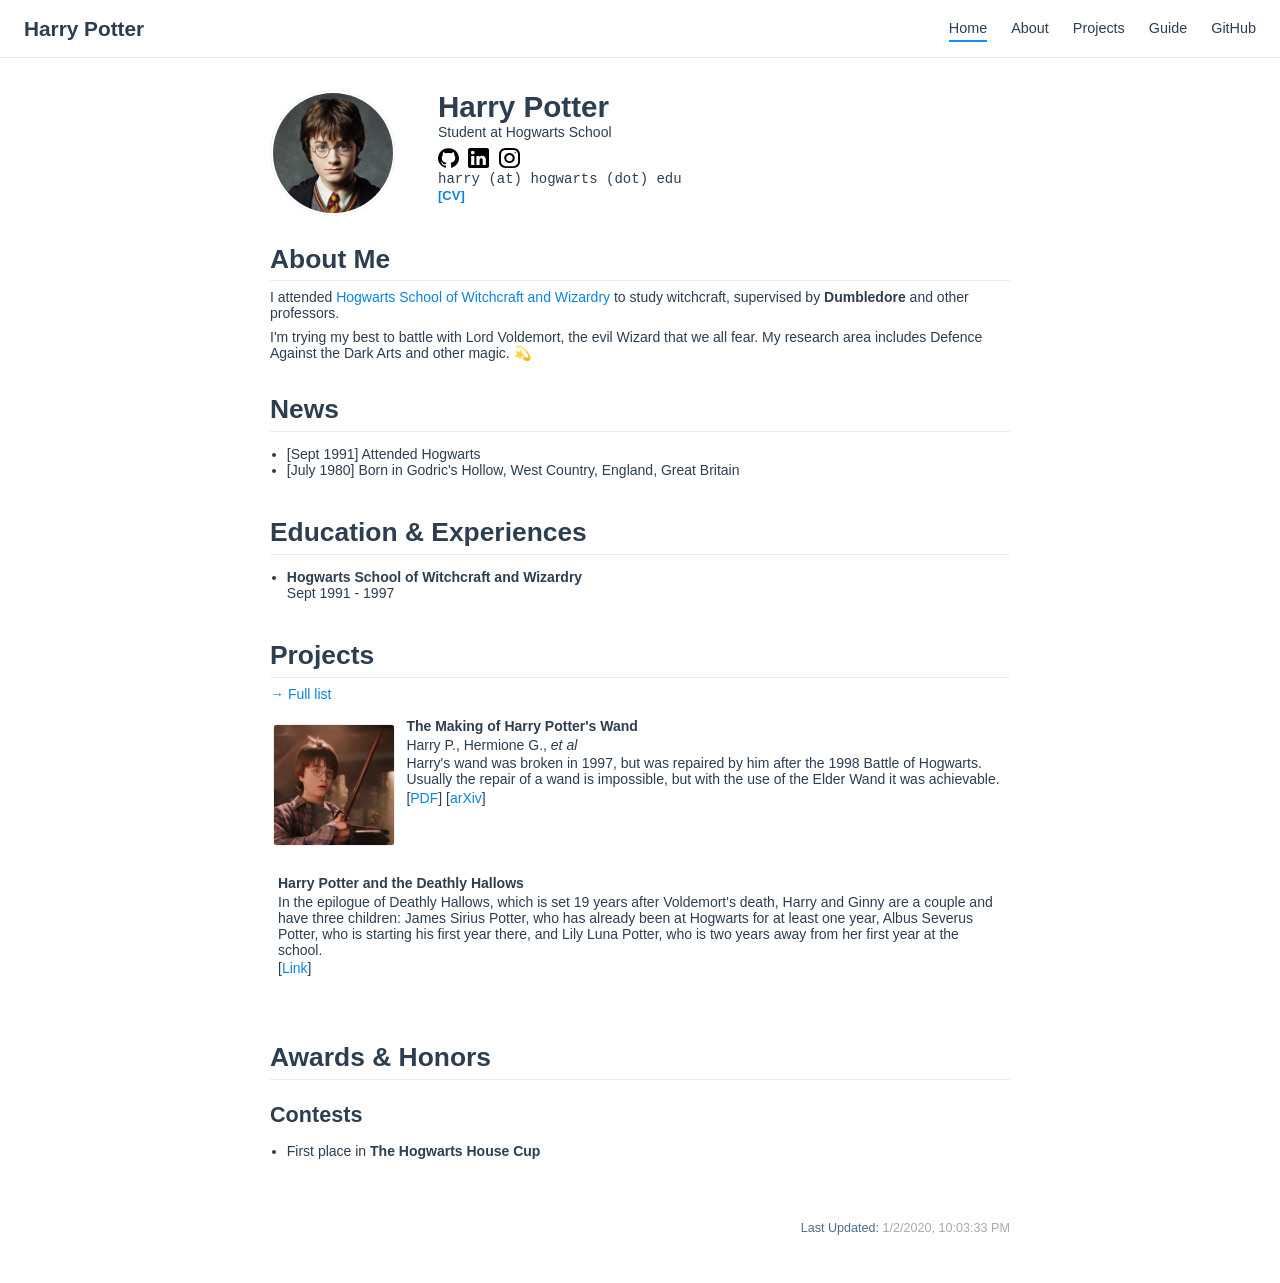
<file: index.html>
<!DOCTYPE html>
<html lang="en-US">
  <head>
    <meta charset="utf-8">
    <meta name="viewport" content="width=device-width,initial-scale=1">
    <title>Harry Potter</title>
    <meta name="description" content="The description of the site.">
    <link rel="icon" href="/logo.png">
    
    <link rel="preload" href="/assets/css/0.styles.489d24ff.css" as="style"><link rel="preload" href="/assets/js/app.5177b644.js" as="script"><link rel="preload" href="/assets/js/2.ce49cb4a.js" as="script"><link rel="preload" href="/assets/js/7.44710954.js" as="script"><link rel="preload" href="/assets/js/4.9dccd740.js" as="script"><link rel="preload" href="/assets/js/5.54adec9b.js" as="script"><link rel="prefetch" href="/assets/js/10.23a08a59.js"><link rel="prefetch" href="/assets/js/11.86bde3cb.js"><link rel="prefetch" href="/assets/js/12.1cc61df9.js"><link rel="prefetch" href="/assets/js/13.15b92f90.js"><link rel="prefetch" href="/assets/js/14.843b30e7.js"><link rel="prefetch" href="/assets/js/15.33285863.js"><link rel="prefetch" href="/assets/js/16.cf9fee51.js"><link rel="prefetch" href="/assets/js/3.06951db2.js"><link rel="prefetch" href="/assets/js/6.67793f9c.js"><link rel="prefetch" href="/assets/js/8.b4c8020c.js"><link rel="prefetch" href="/assets/js/9.cc37005e.js">
    <link rel="stylesheet" href="/assets/css/0.styles.489d24ff.css">
  </head>
  <body>
    <div id="app" data-server-rendered="true"><div class="theme-container no-sidebar home-page"><header class="navbar"><div class="sidebar-button"><svg xmlns="http://www.w3.org/2000/svg" aria-hidden="true" role="img" viewBox="0 0 448 512" class="icon"><path fill="currentColor" d="M436 124H12c-6.627 0-12-5.373-12-12V80c0-6.627 5.373-12 12-12h424c6.627 0 12 5.373 12 12v32c0 6.627-5.373 12-12 12zm0 160H12c-6.627 0-12-5.373-12-12v-32c0-6.627 5.373-12 12-12h424c6.627 0 12 5.373 12 12v32c0 6.627-5.373 12-12 12zm0 160H12c-6.627 0-12-5.373-12-12v-32c0-6.627 5.373-12 12-12h424c6.627 0 12 5.373 12 12v32c0 6.627-5.373 12-12 12z"></path></svg></div> <a href="/" class="home-link router-link-exact-active router-link-active"><!----> <span class="site-name">Harry Potter</span></a> <div class="links"><!----> <nav class="nav-links can-hide"><div class="nav-item"><a href="/" class="nav-link router-link-exact-active router-link-active">Home</a></div><div class="nav-item"><a href="/about/" class="nav-link">About</a></div><div class="nav-item"><a href="/projects/" class="nav-link">Projects</a></div><div class="nav-item"><a href="/guide/" class="nav-link">Guide</a></div><div class="nav-item"><a href="https://github.com/mtobeiyf/vuepress-homepage" target="_blank" rel="noopener noreferrer" class="nav-link external">
  GitHub
  <svg xmlns="http://www.w3.org/2000/svg" aria-hidden="true" x="0px" y="0px" viewBox="0 0 100 100" width="15" height="15" class="icon outbound"><path fill="currentColor" d="M18.8,85.1h56l0,0c2.2,0,4-1.8,4-4v-32h-8v28h-48v-48h28v-8h-32l0,0c-2.2,0-4,1.8-4,4v56C14.8,83.3,16.6,85.1,18.8,85.1z"></path> <polygon fill="currentColor" points="45.7,48.7 51.3,54.3 77.2,28.5 77.2,37.2 85.2,37.2 85.2,14.9 62.8,14.9 62.8,22.9 71.5,22.9"></polygon></svg></a></div> <!----></nav></div></header> <div class="sidebar-mask"></div> <aside class="sidebar"><nav class="nav-links"><div class="nav-item"><a href="/" class="nav-link router-link-exact-active router-link-active">Home</a></div><div class="nav-item"><a href="/about/" class="nav-link">About</a></div><div class="nav-item"><a href="/projects/" class="nav-link">Projects</a></div><div class="nav-item"><a href="/guide/" class="nav-link">Guide</a></div><div class="nav-item"><a href="https://github.com/mtobeiyf/vuepress-homepage" target="_blank" rel="noopener noreferrer" class="nav-link external">
  GitHub
  <svg xmlns="http://www.w3.org/2000/svg" aria-hidden="true" x="0px" y="0px" viewBox="0 0 100 100" width="15" height="15" class="icon outbound"><path fill="currentColor" d="M18.8,85.1h56l0,0c2.2,0,4-1.8,4-4v-32h-8v28h-48v-48h28v-8h-32l0,0c-2.2,0-4,1.8-4,4v56C14.8,83.3,16.6,85.1,18.8,85.1z"></path> <polygon fill="currentColor" points="45.7,48.7 51.3,54.3 77.2,28.5 77.2,37.2 85.2,37.2 85.2,14.9 62.8,14.9 62.8,22.9 71.5,22.9"></polygon></svg></a></div> <!----></nav>  <!----> </aside> <main class="page"> <div class="theme-default-content content__default"><div class="profile"><div class="image"><img src="/profile.jpg" alt></div> <div class="info"><div class="name">
      Harry Potter
    </div> <div class="bio"><p>Student at Hogwarts School</p></div> <div class="socials"><div><a href="https://github.com/mtobeiyf" target="_blank"><img src="/icons/github.svg" alt="github" title="github"></a></div><div><a href="https://www.linkedin.com" target="_blank"><img src="/icons/linkedin-mono.svg" alt="linkedin" title="linkedin"></a></div><div><a href="https://www.instagram.com" target="_blank"><img src="/icons/instagram-mono.svg" alt="instagram" title="instagram"></a></div></div> <div class="contact"><div title="Contact me" class="email">harry (at) hogwarts (dot) edu</div></div> <div><a target="_blank" href="https://en.wikipedia.org/wiki/Harry_Potter" title="Download my CV in PDF"><font size="2em" color=""><b>[CV]</b></font></a></div></div></div> <h2 id="about-me">About Me</h2> <p>I attended <a href="https://en.wikipedia.org/wiki/Hogwarts" target="_blank" rel="noopener noreferrer">Hogwarts School of Witchcraft and Wizardry<svg xmlns="http://www.w3.org/2000/svg" aria-hidden="true" x="0px" y="0px" viewBox="0 0 100 100" width="15" height="15" class="icon outbound"><path fill="currentColor" d="M18.8,85.1h56l0,0c2.2,0,4-1.8,4-4v-32h-8v28h-48v-48h28v-8h-32l0,0c-2.2,0-4,1.8-4,4v56C14.8,83.3,16.6,85.1,18.8,85.1z"></path> <polygon fill="currentColor" points="45.7,48.7 51.3,54.3 77.2,28.5 77.2,37.2 85.2,37.2 85.2,14.9 62.8,14.9 62.8,22.9 71.5,22.9"></polygon></svg></a> to study witchcraft, supervised by <strong>Dumbledore</strong> and other professors.</p> <p>I'm trying my best to battle with Lord Voldemort, the evil Wizard that we all fear. My research area includes Defence Against the Dark Arts and other magic. 💫</p> <h2 id="news">News</h2> <ul><li>[Sept 1991] Attended Hogwarts</li> <li>[July 1980] Born in Godric's Hollow, West Country, England, Great Britain</li></ul> <h2 id="education-experiences">Education &amp; Experiences</h2> <ul><li><strong>Hogwarts School of Witchcraft and Wizardry</strong> <br>
Sept 1991 - 1997</li></ul> <h2 id="projects">Projects</h2> <p><a href="/projects/">→ Full list</a></p> <div class="md-card"><div class="card-image"><img src="/projects/1.png" alt></div> <div class="card-content"><p><strong>The Making of Harry Potter's Wand</strong></p> <p>Harry P., Hermione G., <em>et al</em></p> <p>Harry's wand was broken in 1997, but was repaired by him after the 1998 Battle of Hogwarts. Usually the repair of a wand is impossible, but with the use of the Elder Wand it was achievable.</p> <p>[<a href="https://www.google.com" target="_blank" rel="noopener noreferrer">PDF<svg xmlns="http://www.w3.org/2000/svg" aria-hidden="true" x="0px" y="0px" viewBox="0 0 100 100" width="15" height="15" class="icon outbound"><path fill="currentColor" d="M18.8,85.1h56l0,0c2.2,0,4-1.8,4-4v-32h-8v28h-48v-48h28v-8h-32l0,0c-2.2,0-4,1.8-4,4v56C14.8,83.3,16.6,85.1,18.8,85.1z"></path> <polygon fill="currentColor" points="45.7,48.7 51.3,54.3 77.2,28.5 77.2,37.2 85.2,37.2 85.2,14.9 62.8,14.9 62.8,22.9 71.5,22.9"></polygon></svg></a>] [<a href="https://arxiv.org" target="_blank" rel="noopener noreferrer">arXiv<svg xmlns="http://www.w3.org/2000/svg" aria-hidden="true" x="0px" y="0px" viewBox="0 0 100 100" width="15" height="15" class="icon outbound"><path fill="currentColor" d="M18.8,85.1h56l0,0c2.2,0,4-1.8,4-4v-32h-8v28h-48v-48h28v-8h-32l0,0c-2.2,0-4,1.8-4,4v56C14.8,83.3,16.6,85.1,18.8,85.1z"></path> <polygon fill="currentColor" points="45.7,48.7 51.3,54.3 77.2,28.5 77.2,37.2 85.2,37.2 85.2,14.9 62.8,14.9 62.8,22.9 71.5,22.9"></polygon></svg></a>]</p></div></div> <div class="md-card"><!----> <div class="card-content"><p><strong>Harry Potter and the Deathly Hallows</strong></p> <p>In the epilogue of Deathly Hallows, which is set 19 years after Voldemort's death, Harry and Ginny are a couple and have three children: James Sirius Potter, who has already been at Hogwarts for at least one year, Albus Severus Potter, who is starting his first year there, and Lily Luna Potter, who is two years away from her first year at the school.</p> <p>[<a href="https://www.google.com" target="_blank" rel="noopener noreferrer">Link<svg xmlns="http://www.w3.org/2000/svg" aria-hidden="true" x="0px" y="0px" viewBox="0 0 100 100" width="15" height="15" class="icon outbound"><path fill="currentColor" d="M18.8,85.1h56l0,0c2.2,0,4-1.8,4-4v-32h-8v28h-48v-48h28v-8h-32l0,0c-2.2,0-4,1.8-4,4v56C14.8,83.3,16.6,85.1,18.8,85.1z"></path> <polygon fill="currentColor" points="45.7,48.7 51.3,54.3 77.2,28.5 77.2,37.2 85.2,37.2 85.2,14.9 62.8,14.9 62.8,22.9 71.5,22.9"></polygon></svg></a>]</p></div></div> <h2 id="awards-honors">Awards &amp; Honors</h2> <h3 id="contests">Contests</h3> <ul><li>First place in <strong>The Hogwarts House Cup</strong></li></ul></div> <footer class="page-edit"><!----> <div class="last-updated"><span class="prefix">Last Updated:</span> <span class="time">1/2/2020, 10:03:33 PM</span></div></footer> <!----> </main></div><div class="global-ui"></div></div>
    <script src="/assets/js/app.5177b644.js" defer></script><script src="/assets/js/2.ce49cb4a.js" defer></script><script src="/assets/js/7.44710954.js" defer></script><script src="/assets/js/4.9dccd740.js" defer></script><script src="/assets/js/5.54adec9b.js" defer></script>
  </body>
</html>
</file>
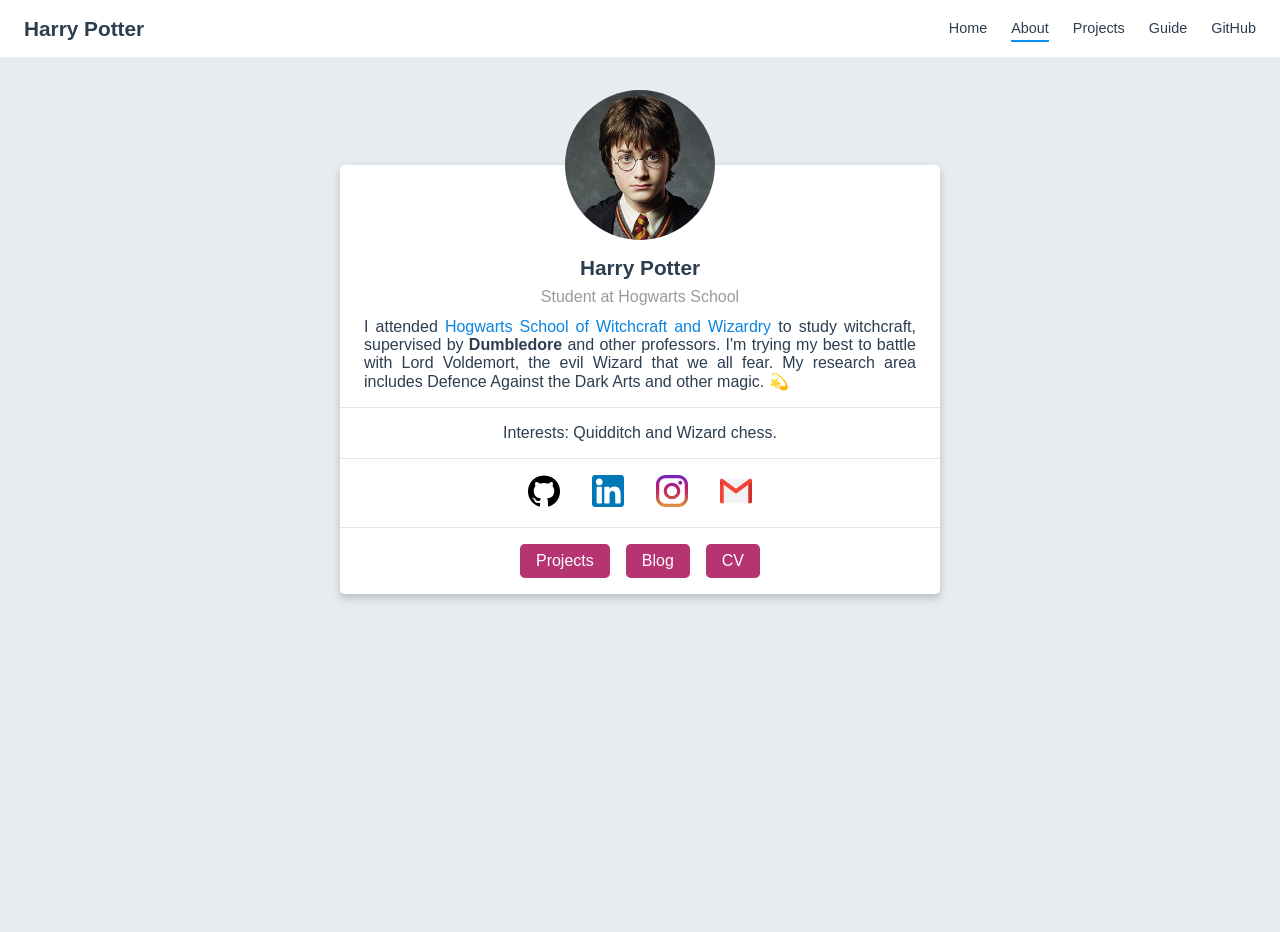
<file: about/index.html>
<!DOCTYPE html>
<html lang="en-US">
  <head>
    <meta charset="utf-8">
    <meta name="viewport" content="width=device-width,initial-scale=1">
    <title>Harry Potter</title>
    <meta name="description" content="The biography and information about me.">
    <link rel="icon" href="/logo.png">
    
    <link rel="preload" href="/assets/css/0.styles.489d24ff.css" as="style"><link rel="preload" href="/assets/js/app.5177b644.js" as="script"><link rel="preload" href="/assets/js/2.ce49cb4a.js" as="script"><link rel="preload" href="/assets/js/8.b4c8020c.js" as="script"><link rel="preload" href="/assets/js/3.06951db2.js" as="script"><link rel="prefetch" href="/assets/js/10.23a08a59.js"><link rel="prefetch" href="/assets/js/11.86bde3cb.js"><link rel="prefetch" href="/assets/js/12.1cc61df9.js"><link rel="prefetch" href="/assets/js/13.15b92f90.js"><link rel="prefetch" href="/assets/js/14.843b30e7.js"><link rel="prefetch" href="/assets/js/15.33285863.js"><link rel="prefetch" href="/assets/js/16.cf9fee51.js"><link rel="prefetch" href="/assets/js/4.9dccd740.js"><link rel="prefetch" href="/assets/js/5.54adec9b.js"><link rel="prefetch" href="/assets/js/6.67793f9c.js"><link rel="prefetch" href="/assets/js/7.44710954.js"><link rel="prefetch" href="/assets/js/9.cc37005e.js">
    <link rel="stylesheet" href="/assets/css/0.styles.489d24ff.css">
  </head>
  <body>
    <div id="app" data-server-rendered="true"><div class="theme-container no-sidebar about-page"><header class="navbar"><div class="sidebar-button"><svg xmlns="http://www.w3.org/2000/svg" aria-hidden="true" role="img" viewBox="0 0 448 512" class="icon"><path fill="currentColor" d="M436 124H12c-6.627 0-12-5.373-12-12V80c0-6.627 5.373-12 12-12h424c6.627 0 12 5.373 12 12v32c0 6.627-5.373 12-12 12zm0 160H12c-6.627 0-12-5.373-12-12v-32c0-6.627 5.373-12 12-12h424c6.627 0 12 5.373 12 12v32c0 6.627-5.373 12-12 12zm0 160H12c-6.627 0-12-5.373-12-12v-32c0-6.627 5.373-12 12-12h424c6.627 0 12 5.373 12 12v32c0 6.627-5.373 12-12 12z"></path></svg></div> <a href="/" class="home-link router-link-active"><!----> <span class="site-name">Harry Potter</span></a> <div class="links"><!----> <nav class="nav-links can-hide"><div class="nav-item"><a href="/" class="nav-link">Home</a></div><div class="nav-item"><a href="/about/" class="nav-link router-link-exact-active router-link-active">About</a></div><div class="nav-item"><a href="/projects/" class="nav-link">Projects</a></div><div class="nav-item"><a href="/guide/" class="nav-link">Guide</a></div><div class="nav-item"><a href="https://github.com/mtobeiyf/vuepress-homepage" target="_blank" rel="noopener noreferrer" class="nav-link external">
  GitHub
  <svg xmlns="http://www.w3.org/2000/svg" aria-hidden="true" x="0px" y="0px" viewBox="0 0 100 100" width="15" height="15" class="icon outbound"><path fill="currentColor" d="M18.8,85.1h56l0,0c2.2,0,4-1.8,4-4v-32h-8v28h-48v-48h28v-8h-32l0,0c-2.2,0-4,1.8-4,4v56C14.8,83.3,16.6,85.1,18.8,85.1z"></path> <polygon fill="currentColor" points="45.7,48.7 51.3,54.3 77.2,28.5 77.2,37.2 85.2,37.2 85.2,14.9 62.8,14.9 62.8,22.9 71.5,22.9"></polygon></svg></a></div> <!----></nav></div></header> <div class="sidebar-mask"></div> <aside class="sidebar"><nav class="nav-links"><div class="nav-item"><a href="/" class="nav-link">Home</a></div><div class="nav-item"><a href="/about/" class="nav-link router-link-exact-active router-link-active">About</a></div><div class="nav-item"><a href="/projects/" class="nav-link">Projects</a></div><div class="nav-item"><a href="/guide/" class="nav-link">Guide</a></div><div class="nav-item"><a href="https://github.com/mtobeiyf/vuepress-homepage" target="_blank" rel="noopener noreferrer" class="nav-link external">
  GitHub
  <svg xmlns="http://www.w3.org/2000/svg" aria-hidden="true" x="0px" y="0px" viewBox="0 0 100 100" width="15" height="15" class="icon outbound"><path fill="currentColor" d="M18.8,85.1h56l0,0c2.2,0,4-1.8,4-4v-32h-8v28h-48v-48h28v-8h-32l0,0c-2.2,0-4,1.8-4,4v56C14.8,83.3,16.6,85.1,18.8,85.1z"></path> <polygon fill="currentColor" points="45.7,48.7 51.3,54.3 77.2,28.5 77.2,37.2 85.2,37.2 85.2,14.9 62.8,14.9 62.8,22.9 71.5,22.9"></polygon></svg></a></div> <!----></nav>  <!----> </aside> <main class="page"> <div class="theme-default-content content__default"><div class="about-card"><div class="avatar"><img src="/profile.jpg" alt></div> <div class="card"><div class="bio"><div class="head"><span>
          Harry Potter
        </span></div> <div class="info"><span>
          Student at Hogwarts School
        </span></div> <div class="description"><p>I attended <a href="https://en.wikipedia.org/wiki/Hogwarts" target="_blank" rel="noopener noreferrer">Hogwarts School of Witchcraft and Wizardry<svg xmlns="http://www.w3.org/2000/svg" aria-hidden="true" x="0px" y="0px" viewBox="0 0 100 100" width="15" height="15" class="icon outbound"><path fill="currentColor" d="M18.8,85.1h56l0,0c2.2,0,4-1.8,4-4v-32h-8v28h-48v-48h28v-8h-32l0,0c-2.2,0-4,1.8-4,4v56C14.8,83.3,16.6,85.1,18.8,85.1z"></path> <polygon fill="currentColor" points="45.7,48.7 51.3,54.3 77.2,28.5 77.2,37.2 85.2,37.2 85.2,14.9 62.8,14.9 62.8,22.9 71.5,22.9"></polygon></svg></a> to study witchcraft, supervised by <strong>Dumbledore</strong> and other professors. I'm trying my best to battle with Lord Voldemort, the evil Wizard that we all fear. My research area includes Defence Against the Dark Arts and other magic. 💫</p></div></div> <div class="interests"><span>
        Interests: Quidditch and Wizard chess.
      </span></div> <div class="socials"><div><a href="https://github.com/mtobeiyf" target="_blank"><img src="/icons/github.svg" alt="github" title="github"></a></div><div><a href="https://www.linkedin.com" target="_blank"><img src="/icons/linkedin.svg" alt="linkedin" title="linkedin"></a></div><div><a href="https://www.instagram.com" target="_blank"><img src="/icons/instagram.svg" alt="instagram" title="instagram"></a></div><div><a href="mailto:harry[at]gmail.com" target="_blank"><img src="/icons/email.svg" alt="email" title="email"></a></div></div> <div class="actions"><div><a href="/projects/" target="" class="button">
          Projects
        </a></div><div><a href="https://github.com/mtobeiyf" target="_blank" class="button">
          Blog
        </a></div><div><a href="/article/" target="" class="button">
          CV
        </a></div></div></div></div></div> <footer class="page-edit"><!----> <div class="last-updated"><span class="prefix">Last Updated:</span> <span class="time">1/2/2020, 8:57:27 PM</span></div></footer> <!----> </main></div><div class="global-ui"></div></div>
    <script src="/assets/js/app.5177b644.js" defer></script><script src="/assets/js/2.ce49cb4a.js" defer></script><script src="/assets/js/8.b4c8020c.js" defer></script><script src="/assets/js/3.06951db2.js" defer></script>
  </body>
</html>
</file>
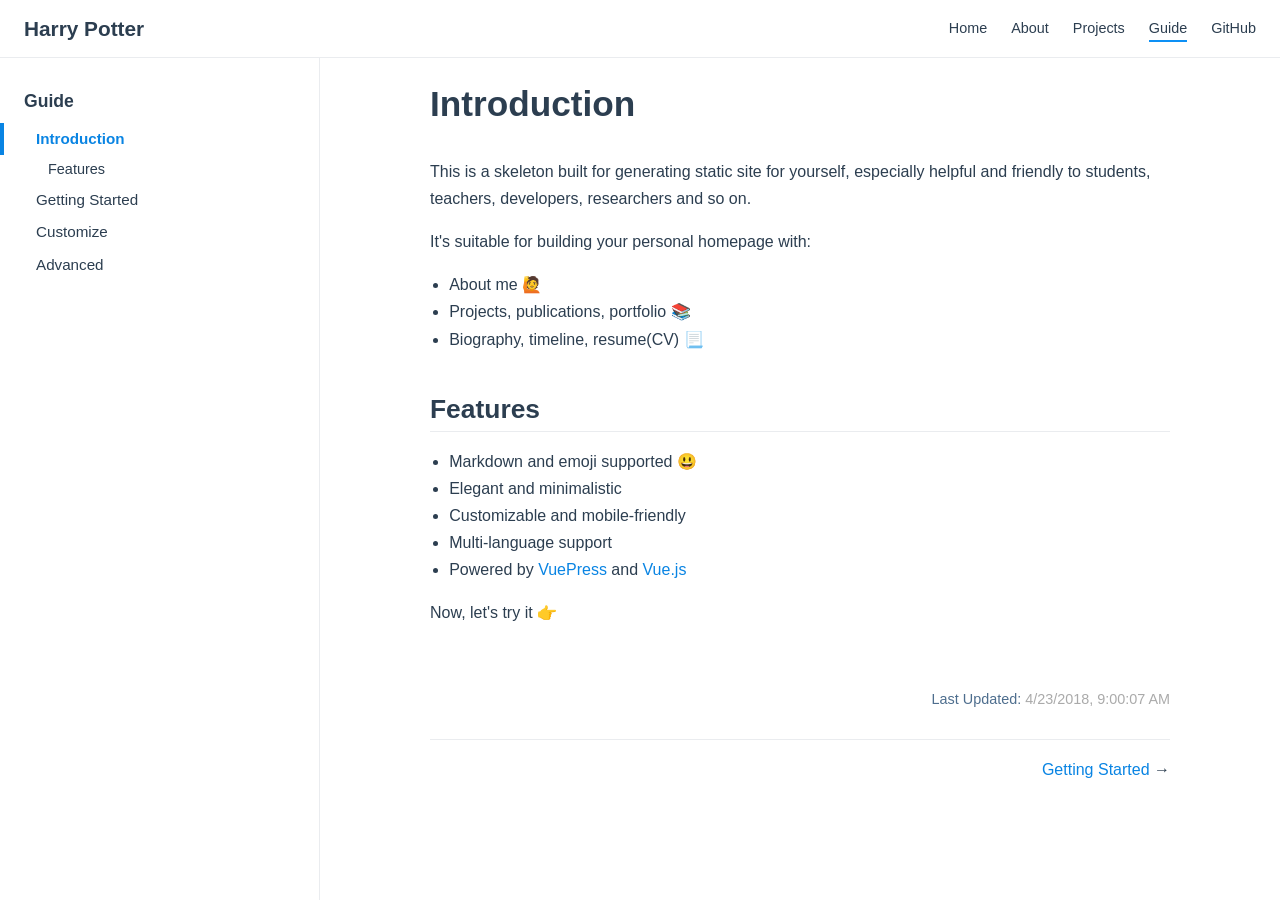
<file: guide/index.html>
<!DOCTYPE html>
<html lang="en-US">
  <head>
    <meta charset="utf-8">
    <meta name="viewport" content="width=device-width,initial-scale=1">
    <title>Introduction | Harry Potter</title>
    <meta name="description" content="The description of the site.">
    <link rel="icon" href="/logo.png">
    
    <link rel="preload" href="/assets/css/0.styles.489d24ff.css" as="style"><link rel="preload" href="/assets/js/app.5177b644.js" as="script"><link rel="preload" href="/assets/js/2.ce49cb4a.js" as="script"><link rel="preload" href="/assets/js/12.1cc61df9.js" as="script"><link rel="prefetch" href="/assets/js/10.23a08a59.js"><link rel="prefetch" href="/assets/js/11.86bde3cb.js"><link rel="prefetch" href="/assets/js/13.15b92f90.js"><link rel="prefetch" href="/assets/js/14.843b30e7.js"><link rel="prefetch" href="/assets/js/15.33285863.js"><link rel="prefetch" href="/assets/js/16.cf9fee51.js"><link rel="prefetch" href="/assets/js/3.06951db2.js"><link rel="prefetch" href="/assets/js/4.9dccd740.js"><link rel="prefetch" href="/assets/js/5.54adec9b.js"><link rel="prefetch" href="/assets/js/6.67793f9c.js"><link rel="prefetch" href="/assets/js/7.44710954.js"><link rel="prefetch" href="/assets/js/8.b4c8020c.js"><link rel="prefetch" href="/assets/js/9.cc37005e.js">
    <link rel="stylesheet" href="/assets/css/0.styles.489d24ff.css">
  </head>
  <body>
    <div id="app" data-server-rendered="true"><div class="theme-container"><header class="navbar"><div class="sidebar-button"><svg xmlns="http://www.w3.org/2000/svg" aria-hidden="true" role="img" viewBox="0 0 448 512" class="icon"><path fill="currentColor" d="M436 124H12c-6.627 0-12-5.373-12-12V80c0-6.627 5.373-12 12-12h424c6.627 0 12 5.373 12 12v32c0 6.627-5.373 12-12 12zm0 160H12c-6.627 0-12-5.373-12-12v-32c0-6.627 5.373-12 12-12h424c6.627 0 12 5.373 12 12v32c0 6.627-5.373 12-12 12zm0 160H12c-6.627 0-12-5.373-12-12v-32c0-6.627 5.373-12 12-12h424c6.627 0 12 5.373 12 12v32c0 6.627-5.373 12-12 12z"></path></svg></div> <a href="/" class="home-link router-link-active"><!----> <span class="site-name">Harry Potter</span></a> <div class="links"><!----> <nav class="nav-links can-hide"><div class="nav-item"><a href="/" class="nav-link">Home</a></div><div class="nav-item"><a href="/about/" class="nav-link">About</a></div><div class="nav-item"><a href="/projects/" class="nav-link">Projects</a></div><div class="nav-item"><a href="/guide/" class="nav-link router-link-exact-active router-link-active">Guide</a></div><div class="nav-item"><a href="https://github.com/mtobeiyf/vuepress-homepage" target="_blank" rel="noopener noreferrer" class="nav-link external">
  GitHub
  <svg xmlns="http://www.w3.org/2000/svg" aria-hidden="true" x="0px" y="0px" viewBox="0 0 100 100" width="15" height="15" class="icon outbound"><path fill="currentColor" d="M18.8,85.1h56l0,0c2.2,0,4-1.8,4-4v-32h-8v28h-48v-48h28v-8h-32l0,0c-2.2,0-4,1.8-4,4v56C14.8,83.3,16.6,85.1,18.8,85.1z"></path> <polygon fill="currentColor" points="45.7,48.7 51.3,54.3 77.2,28.5 77.2,37.2 85.2,37.2 85.2,14.9 62.8,14.9 62.8,22.9 71.5,22.9"></polygon></svg></a></div> <!----></nav></div></header> <div class="sidebar-mask"></div> <aside class="sidebar"><nav class="nav-links"><div class="nav-item"><a href="/" class="nav-link">Home</a></div><div class="nav-item"><a href="/about/" class="nav-link">About</a></div><div class="nav-item"><a href="/projects/" class="nav-link">Projects</a></div><div class="nav-item"><a href="/guide/" class="nav-link router-link-exact-active router-link-active">Guide</a></div><div class="nav-item"><a href="https://github.com/mtobeiyf/vuepress-homepage" target="_blank" rel="noopener noreferrer" class="nav-link external">
  GitHub
  <svg xmlns="http://www.w3.org/2000/svg" aria-hidden="true" x="0px" y="0px" viewBox="0 0 100 100" width="15" height="15" class="icon outbound"><path fill="currentColor" d="M18.8,85.1h56l0,0c2.2,0,4-1.8,4-4v-32h-8v28h-48v-48h28v-8h-32l0,0c-2.2,0-4,1.8-4,4v56C14.8,83.3,16.6,85.1,18.8,85.1z"></path> <polygon fill="currentColor" points="45.7,48.7 51.3,54.3 77.2,28.5 77.2,37.2 85.2,37.2 85.2,14.9 62.8,14.9 62.8,22.9 71.5,22.9"></polygon></svg></a></div> <!----></nav>  <ul class="sidebar-links"><li><section class="sidebar-group depth-0"><p class="sidebar-heading open"><span>Guide</span> <!----></p> <ul class="sidebar-links sidebar-group-items"><li><a href="/guide/" class="active sidebar-link">Introduction</a><ul class="sidebar-sub-headers"><li class="sidebar-sub-header"><a href="/guide/#features" class="sidebar-link">Features</a></li></ul></li><li><a href="/guide/getting-started.html" class="sidebar-link">Getting Started</a></li><li><a href="/guide/customize.html" class="sidebar-link">Customize</a></li><li><a href="/guide/advanced.html" class="sidebar-link">Advanced</a></li></ul></section></li></ul> </aside> <main class="page"> <div class="theme-default-content content__default"><h1 id="introduction">Introduction</h1> <p>This is a skeleton built for generating static site for yourself, especially helpful and friendly to students, teachers, developers, researchers and so on.</p> <p>It's suitable for building your personal homepage with:</p> <ul><li>About me 🙋</li> <li>Projects, publications, portfolio 📚</li> <li>Biography, timeline, resume(CV) 📃</li></ul> <h2 id="features">Features</h2> <ul><li>Markdown and emoji supported 😃</li> <li>Elegant and minimalistic</li> <li>Customizable and mobile-friendly</li> <li>Multi-language support</li> <li>Powered by <a href="https://vuepress.vuejs.org/" target="_blank" rel="noopener noreferrer">VuePress<svg xmlns="http://www.w3.org/2000/svg" aria-hidden="true" x="0px" y="0px" viewBox="0 0 100 100" width="15" height="15" class="icon outbound"><path fill="currentColor" d="M18.8,85.1h56l0,0c2.2,0,4-1.8,4-4v-32h-8v28h-48v-48h28v-8h-32l0,0c-2.2,0-4,1.8-4,4v56C14.8,83.3,16.6,85.1,18.8,85.1z"></path> <polygon fill="currentColor" points="45.7,48.7 51.3,54.3 77.2,28.5 77.2,37.2 85.2,37.2 85.2,14.9 62.8,14.9 62.8,22.9 71.5,22.9"></polygon></svg></a> and <a href="https://vuejs.org/" target="_blank" rel="noopener noreferrer">Vue.js<svg xmlns="http://www.w3.org/2000/svg" aria-hidden="true" x="0px" y="0px" viewBox="0 0 100 100" width="15" height="15" class="icon outbound"><path fill="currentColor" d="M18.8,85.1h56l0,0c2.2,0,4-1.8,4-4v-32h-8v28h-48v-48h28v-8h-32l0,0c-2.2,0-4,1.8-4,4v56C14.8,83.3,16.6,85.1,18.8,85.1z"></path> <polygon fill="currentColor" points="45.7,48.7 51.3,54.3 77.2,28.5 77.2,37.2 85.2,37.2 85.2,14.9 62.8,14.9 62.8,22.9 71.5,22.9"></polygon></svg></a></li></ul> <p>Now, let's try it 👉</p></div> <footer class="page-edit"><!----> <div class="last-updated"><span class="prefix">Last Updated:</span> <span class="time">4/23/2018, 9:00:07 AM</span></div></footer> <div class="page-nav"><p class="inner"><!----> <span class="next"><a href="/guide/getting-started.html">Getting Started</a>
      →
    </span></p></div> </main></div><div class="global-ui"></div></div>
    <script src="/assets/js/app.5177b644.js" defer></script><script src="/assets/js/2.ce49cb4a.js" defer></script><script src="/assets/js/12.1cc61df9.js" defer></script>
  </body>
</html>
</file>
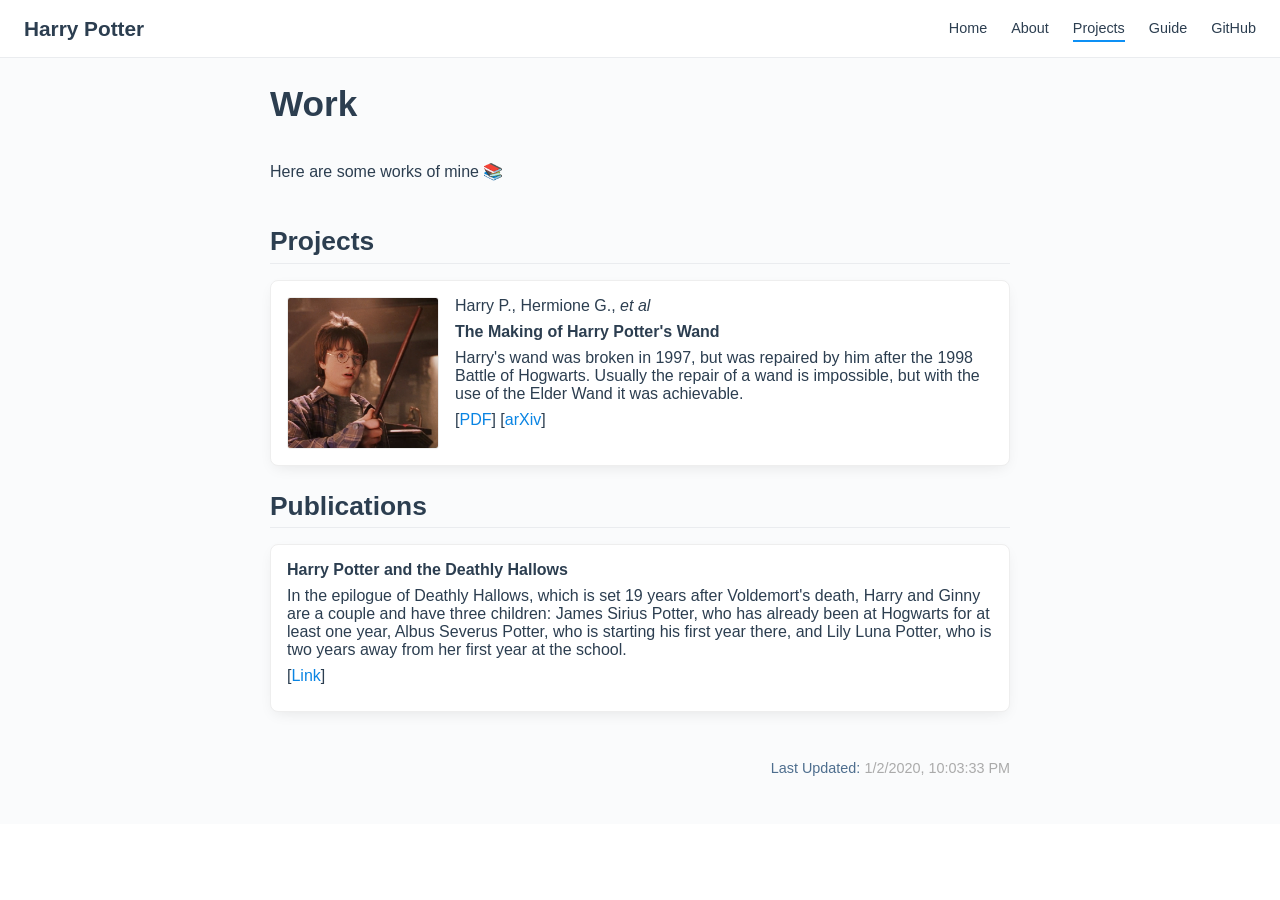
<file: projects/index.html>
<!DOCTYPE html>
<html lang="en-US">
  <head>
    <meta charset="utf-8">
    <meta name="viewport" content="width=device-width,initial-scale=1">
    <title>Work | Harry Potter</title>
    <meta name="description" content="The description of the site.">
    <link rel="icon" href="/logo.png">
    
    <link rel="preload" href="/assets/css/0.styles.489d24ff.css" as="style"><link rel="preload" href="/assets/js/app.5177b644.js" as="script"><link rel="preload" href="/assets/js/2.ce49cb4a.js" as="script"><link rel="preload" href="/assets/js/9.cc37005e.js" as="script"><link rel="preload" href="/assets/js/5.54adec9b.js" as="script"><link rel="prefetch" href="/assets/js/10.23a08a59.js"><link rel="prefetch" href="/assets/js/11.86bde3cb.js"><link rel="prefetch" href="/assets/js/12.1cc61df9.js"><link rel="prefetch" href="/assets/js/13.15b92f90.js"><link rel="prefetch" href="/assets/js/14.843b30e7.js"><link rel="prefetch" href="/assets/js/15.33285863.js"><link rel="prefetch" href="/assets/js/16.cf9fee51.js"><link rel="prefetch" href="/assets/js/3.06951db2.js"><link rel="prefetch" href="/assets/js/4.9dccd740.js"><link rel="prefetch" href="/assets/js/6.67793f9c.js"><link rel="prefetch" href="/assets/js/7.44710954.js"><link rel="prefetch" href="/assets/js/8.b4c8020c.js">
    <link rel="stylesheet" href="/assets/css/0.styles.489d24ff.css">
  </head>
  <body>
    <div id="app" data-server-rendered="true"><div class="theme-container no-sidebar projects-page"><header class="navbar"><div class="sidebar-button"><svg xmlns="http://www.w3.org/2000/svg" aria-hidden="true" role="img" viewBox="0 0 448 512" class="icon"><path fill="currentColor" d="M436 124H12c-6.627 0-12-5.373-12-12V80c0-6.627 5.373-12 12-12h424c6.627 0 12 5.373 12 12v32c0 6.627-5.373 12-12 12zm0 160H12c-6.627 0-12-5.373-12-12v-32c0-6.627 5.373-12 12-12h424c6.627 0 12 5.373 12 12v32c0 6.627-5.373 12-12 12zm0 160H12c-6.627 0-12-5.373-12-12v-32c0-6.627 5.373-12 12-12h424c6.627 0 12 5.373 12 12v32c0 6.627-5.373 12-12 12z"></path></svg></div> <a href="/" class="home-link router-link-active"><!----> <span class="site-name">Harry Potter</span></a> <div class="links"><!----> <nav class="nav-links can-hide"><div class="nav-item"><a href="/" class="nav-link">Home</a></div><div class="nav-item"><a href="/about/" class="nav-link">About</a></div><div class="nav-item"><a href="/projects/" class="nav-link router-link-exact-active router-link-active">Projects</a></div><div class="nav-item"><a href="/guide/" class="nav-link">Guide</a></div><div class="nav-item"><a href="https://github.com/mtobeiyf/vuepress-homepage" target="_blank" rel="noopener noreferrer" class="nav-link external">
  GitHub
  <svg xmlns="http://www.w3.org/2000/svg" aria-hidden="true" x="0px" y="0px" viewBox="0 0 100 100" width="15" height="15" class="icon outbound"><path fill="currentColor" d="M18.8,85.1h56l0,0c2.2,0,4-1.8,4-4v-32h-8v28h-48v-48h28v-8h-32l0,0c-2.2,0-4,1.8-4,4v56C14.8,83.3,16.6,85.1,18.8,85.1z"></path> <polygon fill="currentColor" points="45.7,48.7 51.3,54.3 77.2,28.5 77.2,37.2 85.2,37.2 85.2,14.9 62.8,14.9 62.8,22.9 71.5,22.9"></polygon></svg></a></div> <!----></nav></div></header> <div class="sidebar-mask"></div> <aside class="sidebar"><nav class="nav-links"><div class="nav-item"><a href="/" class="nav-link">Home</a></div><div class="nav-item"><a href="/about/" class="nav-link">About</a></div><div class="nav-item"><a href="/projects/" class="nav-link router-link-exact-active router-link-active">Projects</a></div><div class="nav-item"><a href="/guide/" class="nav-link">Guide</a></div><div class="nav-item"><a href="https://github.com/mtobeiyf/vuepress-homepage" target="_blank" rel="noopener noreferrer" class="nav-link external">
  GitHub
  <svg xmlns="http://www.w3.org/2000/svg" aria-hidden="true" x="0px" y="0px" viewBox="0 0 100 100" width="15" height="15" class="icon outbound"><path fill="currentColor" d="M18.8,85.1h56l0,0c2.2,0,4-1.8,4-4v-32h-8v28h-48v-48h28v-8h-32l0,0c-2.2,0-4,1.8-4,4v56C14.8,83.3,16.6,85.1,18.8,85.1z"></path> <polygon fill="currentColor" points="45.7,48.7 51.3,54.3 77.2,28.5 77.2,37.2 85.2,37.2 85.2,14.9 62.8,14.9 62.8,22.9 71.5,22.9"></polygon></svg></a></div> <!----></nav>  <!----> </aside> <main class="page"> <div class="theme-default-content content__default"><h1 id="work">Work</h1> <p>Here are some works of mine 📚</p> <h2 id="projects">Projects</h2> <div class="md-card show-border"><div class="card-image"><img src="/projects/1.png" alt></div> <div class="card-content"><p>Harry P., Hermione G., <em>et al</em></p> <p><strong>The Making of Harry Potter's Wand</strong></p> <p>Harry's wand was broken in 1997, but was repaired by him after the 1998 Battle of Hogwarts. Usually the repair of a wand is impossible, but with the use of the Elder Wand it was achievable.</p> <p>[<a href="https://www.google.com" target="_blank" rel="noopener noreferrer">PDF<svg xmlns="http://www.w3.org/2000/svg" aria-hidden="true" x="0px" y="0px" viewBox="0 0 100 100" width="15" height="15" class="icon outbound"><path fill="currentColor" d="M18.8,85.1h56l0,0c2.2,0,4-1.8,4-4v-32h-8v28h-48v-48h28v-8h-32l0,0c-2.2,0-4,1.8-4,4v56C14.8,83.3,16.6,85.1,18.8,85.1z"></path> <polygon fill="currentColor" points="45.7,48.7 51.3,54.3 77.2,28.5 77.2,37.2 85.2,37.2 85.2,14.9 62.8,14.9 62.8,22.9 71.5,22.9"></polygon></svg></a>] [<a href="https://arxiv.org" target="_blank" rel="noopener noreferrer">arXiv<svg xmlns="http://www.w3.org/2000/svg" aria-hidden="true" x="0px" y="0px" viewBox="0 0 100 100" width="15" height="15" class="icon outbound"><path fill="currentColor" d="M18.8,85.1h56l0,0c2.2,0,4-1.8,4-4v-32h-8v28h-48v-48h28v-8h-32l0,0c-2.2,0-4,1.8-4,4v56C14.8,83.3,16.6,85.1,18.8,85.1z"></path> <polygon fill="currentColor" points="45.7,48.7 51.3,54.3 77.2,28.5 77.2,37.2 85.2,37.2 85.2,14.9 62.8,14.9 62.8,22.9 71.5,22.9"></polygon></svg></a>]</p></div></div> <h2 id="publications">Publications</h2> <div class="md-card show-border"><!----> <div class="card-content"><p><strong>Harry Potter and the Deathly Hallows</strong></p> <p>In the epilogue of Deathly Hallows, which is set 19 years after Voldemort's death, Harry and Ginny are a couple and have three children: James Sirius Potter, who has already been at Hogwarts for at least one year, Albus Severus Potter, who is starting his first year there, and Lily Luna Potter, who is two years away from her first year at the school.</p> <p>[<a href="https://www.google.com" target="_blank" rel="noopener noreferrer">Link<svg xmlns="http://www.w3.org/2000/svg" aria-hidden="true" x="0px" y="0px" viewBox="0 0 100 100" width="15" height="15" class="icon outbound"><path fill="currentColor" d="M18.8,85.1h56l0,0c2.2,0,4-1.8,4-4v-32h-8v28h-48v-48h28v-8h-32l0,0c-2.2,0-4,1.8-4,4v56C14.8,83.3,16.6,85.1,18.8,85.1z"></path> <polygon fill="currentColor" points="45.7,48.7 51.3,54.3 77.2,28.5 77.2,37.2 85.2,37.2 85.2,14.9 62.8,14.9 62.8,22.9 71.5,22.9"></polygon></svg></a>]</p></div></div></div> <footer class="page-edit"><!----> <div class="last-updated"><span class="prefix">Last Updated:</span> <span class="time">1/2/2020, 10:03:33 PM</span></div></footer> <!----> </main></div><div class="global-ui"></div></div>
    <script src="/assets/js/app.5177b644.js" defer></script><script src="/assets/js/2.ce49cb4a.js" defer></script><script src="/assets/js/9.cc37005e.js" defer></script><script src="/assets/js/5.54adec9b.js" defer></script>
  </body>
</html>
</file>
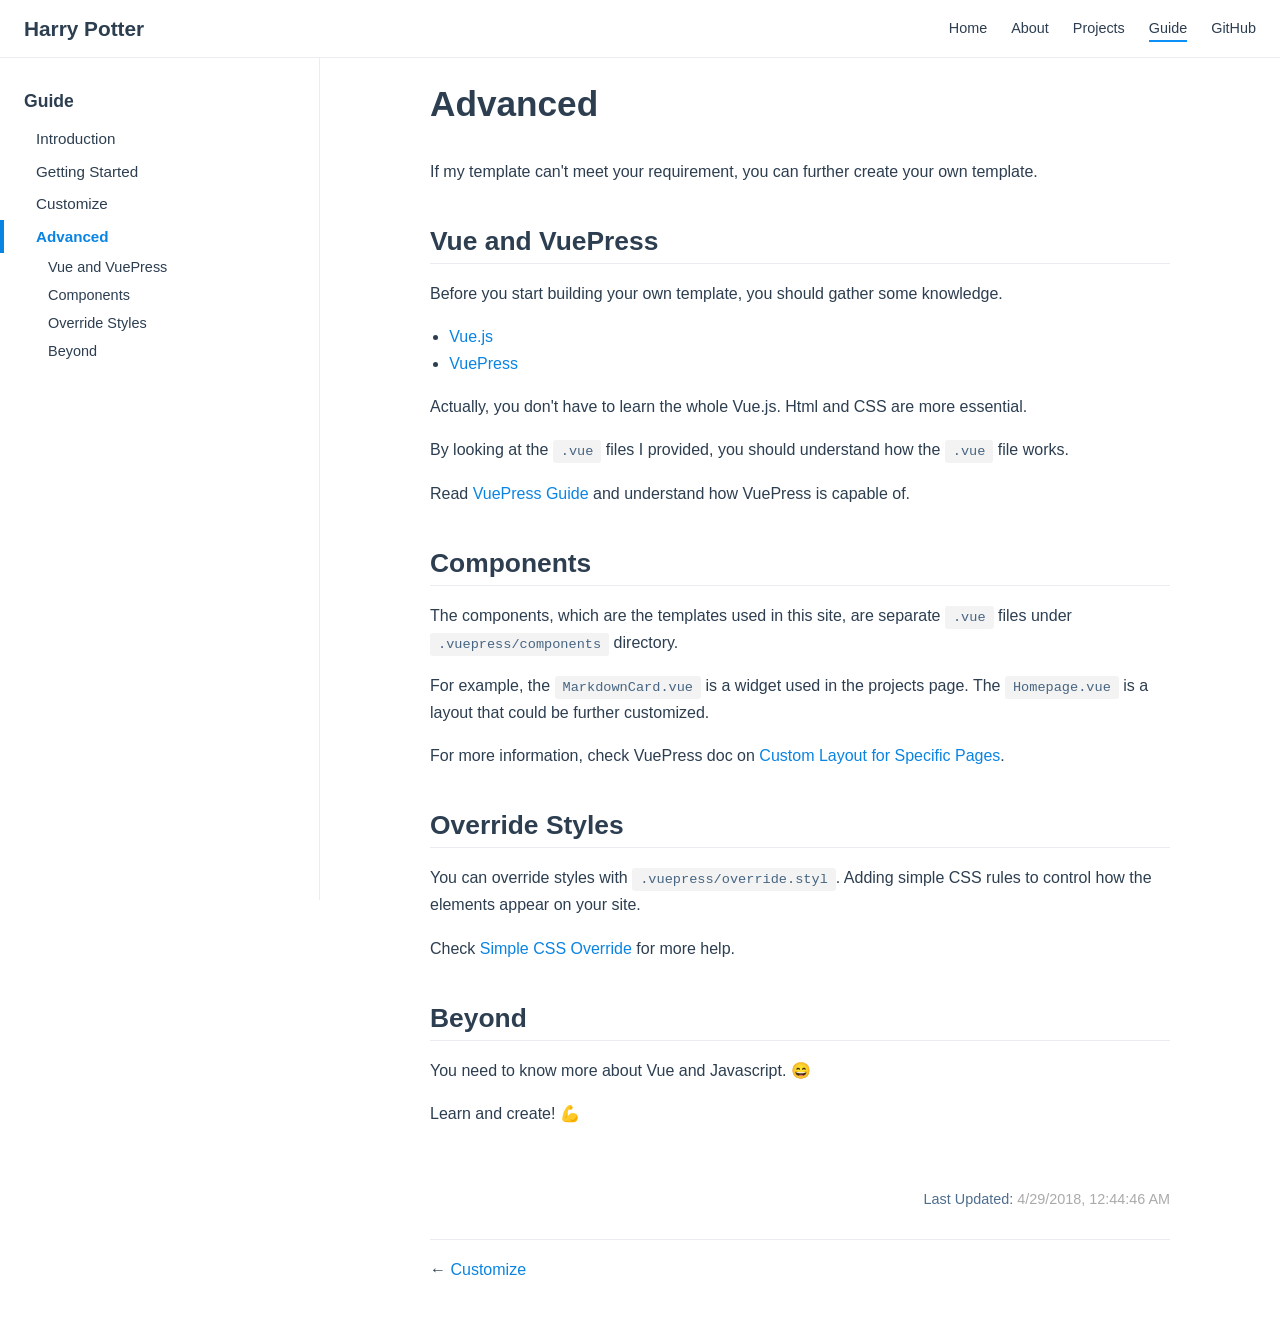
<file: guide/advanced.html>
<!DOCTYPE html>
<html lang="en-US">
  <head>
    <meta charset="utf-8">
    <meta name="viewport" content="width=device-width,initial-scale=1">
    <title>Advanced | Harry Potter</title>
    <meta name="description" content="The description of the site.">
    <link rel="icon" href="/logo.png">
    
    <link rel="preload" href="/assets/css/0.styles.489d24ff.css" as="style"><link rel="preload" href="/assets/js/app.5177b644.js" as="script"><link rel="preload" href="/assets/js/2.ce49cb4a.js" as="script"><link rel="preload" href="/assets/js/13.15b92f90.js" as="script"><link rel="prefetch" href="/assets/js/10.23a08a59.js"><link rel="prefetch" href="/assets/js/11.86bde3cb.js"><link rel="prefetch" href="/assets/js/12.1cc61df9.js"><link rel="prefetch" href="/assets/js/14.843b30e7.js"><link rel="prefetch" href="/assets/js/15.33285863.js"><link rel="prefetch" href="/assets/js/16.cf9fee51.js"><link rel="prefetch" href="/assets/js/3.06951db2.js"><link rel="prefetch" href="/assets/js/4.9dccd740.js"><link rel="prefetch" href="/assets/js/5.54adec9b.js"><link rel="prefetch" href="/assets/js/6.67793f9c.js"><link rel="prefetch" href="/assets/js/7.44710954.js"><link rel="prefetch" href="/assets/js/8.b4c8020c.js"><link rel="prefetch" href="/assets/js/9.cc37005e.js">
    <link rel="stylesheet" href="/assets/css/0.styles.489d24ff.css">
  </head>
  <body>
    <div id="app" data-server-rendered="true"><div class="theme-container"><header class="navbar"><div class="sidebar-button"><svg xmlns="http://www.w3.org/2000/svg" aria-hidden="true" role="img" viewBox="0 0 448 512" class="icon"><path fill="currentColor" d="M436 124H12c-6.627 0-12-5.373-12-12V80c0-6.627 5.373-12 12-12h424c6.627 0 12 5.373 12 12v32c0 6.627-5.373 12-12 12zm0 160H12c-6.627 0-12-5.373-12-12v-32c0-6.627 5.373-12 12-12h424c6.627 0 12 5.373 12 12v32c0 6.627-5.373 12-12 12zm0 160H12c-6.627 0-12-5.373-12-12v-32c0-6.627 5.373-12 12-12h424c6.627 0 12 5.373 12 12v32c0 6.627-5.373 12-12 12z"></path></svg></div> <a href="/" class="home-link router-link-active"><!----> <span class="site-name">Harry Potter</span></a> <div class="links"><!----> <nav class="nav-links can-hide"><div class="nav-item"><a href="/" class="nav-link">Home</a></div><div class="nav-item"><a href="/about/" class="nav-link">About</a></div><div class="nav-item"><a href="/projects/" class="nav-link">Projects</a></div><div class="nav-item"><a href="/guide/" class="nav-link router-link-active">Guide</a></div><div class="nav-item"><a href="https://github.com/mtobeiyf/vuepress-homepage" target="_blank" rel="noopener noreferrer" class="nav-link external">
  GitHub
  <svg xmlns="http://www.w3.org/2000/svg" aria-hidden="true" x="0px" y="0px" viewBox="0 0 100 100" width="15" height="15" class="icon outbound"><path fill="currentColor" d="M18.8,85.1h56l0,0c2.2,0,4-1.8,4-4v-32h-8v28h-48v-48h28v-8h-32l0,0c-2.2,0-4,1.8-4,4v56C14.8,83.3,16.6,85.1,18.8,85.1z"></path> <polygon fill="currentColor" points="45.7,48.7 51.3,54.3 77.2,28.5 77.2,37.2 85.2,37.2 85.2,14.9 62.8,14.9 62.8,22.9 71.5,22.9"></polygon></svg></a></div> <!----></nav></div></header> <div class="sidebar-mask"></div> <aside class="sidebar"><nav class="nav-links"><div class="nav-item"><a href="/" class="nav-link">Home</a></div><div class="nav-item"><a href="/about/" class="nav-link">About</a></div><div class="nav-item"><a href="/projects/" class="nav-link">Projects</a></div><div class="nav-item"><a href="/guide/" class="nav-link router-link-active">Guide</a></div><div class="nav-item"><a href="https://github.com/mtobeiyf/vuepress-homepage" target="_blank" rel="noopener noreferrer" class="nav-link external">
  GitHub
  <svg xmlns="http://www.w3.org/2000/svg" aria-hidden="true" x="0px" y="0px" viewBox="0 0 100 100" width="15" height="15" class="icon outbound"><path fill="currentColor" d="M18.8,85.1h56l0,0c2.2,0,4-1.8,4-4v-32h-8v28h-48v-48h28v-8h-32l0,0c-2.2,0-4,1.8-4,4v56C14.8,83.3,16.6,85.1,18.8,85.1z"></path> <polygon fill="currentColor" points="45.7,48.7 51.3,54.3 77.2,28.5 77.2,37.2 85.2,37.2 85.2,14.9 62.8,14.9 62.8,22.9 71.5,22.9"></polygon></svg></a></div> <!----></nav>  <ul class="sidebar-links"><li><section class="sidebar-group depth-0"><p class="sidebar-heading open"><span>Guide</span> <!----></p> <ul class="sidebar-links sidebar-group-items"><li><a href="/guide/" class="sidebar-link">Introduction</a></li><li><a href="/guide/getting-started.html" class="sidebar-link">Getting Started</a></li><li><a href="/guide/customize.html" class="sidebar-link">Customize</a></li><li><a href="/guide/advanced.html" class="active sidebar-link">Advanced</a><ul class="sidebar-sub-headers"><li class="sidebar-sub-header"><a href="/guide/advanced.html#vue-and-vuepress" class="sidebar-link">Vue and VuePress</a></li><li class="sidebar-sub-header"><a href="/guide/advanced.html#components" class="sidebar-link">Components</a></li><li class="sidebar-sub-header"><a href="/guide/advanced.html#override-styles" class="sidebar-link">Override Styles</a></li><li class="sidebar-sub-header"><a href="/guide/advanced.html#beyond" class="sidebar-link">Beyond</a></li></ul></li></ul></section></li></ul> </aside> <main class="page"> <div class="theme-default-content content__default"><h1 id="advanced">Advanced</h1> <p>If my template can't meet your requirement, you can further create your own template.</p> <h2 id="vue-and-vuepress">Vue and VuePress</h2> <p>Before you start building your own template, you should gather some knowledge.</p> <ul><li><a href="https://vuejs.org/" target="_blank" rel="noopener noreferrer">Vue.js<svg xmlns="http://www.w3.org/2000/svg" aria-hidden="true" x="0px" y="0px" viewBox="0 0 100 100" width="15" height="15" class="icon outbound"><path fill="currentColor" d="M18.8,85.1h56l0,0c2.2,0,4-1.8,4-4v-32h-8v28h-48v-48h28v-8h-32l0,0c-2.2,0-4,1.8-4,4v56C14.8,83.3,16.6,85.1,18.8,85.1z"></path> <polygon fill="currentColor" points="45.7,48.7 51.3,54.3 77.2,28.5 77.2,37.2 85.2,37.2 85.2,14.9 62.8,14.9 62.8,22.9 71.5,22.9"></polygon></svg></a></li> <li><a href="https://vuepress.vuejs.org/" target="_blank" rel="noopener noreferrer">VuePress<svg xmlns="http://www.w3.org/2000/svg" aria-hidden="true" x="0px" y="0px" viewBox="0 0 100 100" width="15" height="15" class="icon outbound"><path fill="currentColor" d="M18.8,85.1h56l0,0c2.2,0,4-1.8,4-4v-32h-8v28h-48v-48h28v-8h-32l0,0c-2.2,0-4,1.8-4,4v56C14.8,83.3,16.6,85.1,18.8,85.1z"></path> <polygon fill="currentColor" points="45.7,48.7 51.3,54.3 77.2,28.5 77.2,37.2 85.2,37.2 85.2,14.9 62.8,14.9 62.8,22.9 71.5,22.9"></polygon></svg></a></li></ul> <p>Actually, you don't have to learn the whole Vue.js. Html and CSS are more essential.</p> <p>By looking at the <code>.vue</code> files I provided, you should understand how the <code>.vue</code> file works.</p> <p>Read <a href="https://vuepress.vuejs.org/guide/" target="_blank" rel="noopener noreferrer">VuePress Guide<svg xmlns="http://www.w3.org/2000/svg" aria-hidden="true" x="0px" y="0px" viewBox="0 0 100 100" width="15" height="15" class="icon outbound"><path fill="currentColor" d="M18.8,85.1h56l0,0c2.2,0,4-1.8,4-4v-32h-8v28h-48v-48h28v-8h-32l0,0c-2.2,0-4,1.8-4,4v56C14.8,83.3,16.6,85.1,18.8,85.1z"></path> <polygon fill="currentColor" points="45.7,48.7 51.3,54.3 77.2,28.5 77.2,37.2 85.2,37.2 85.2,14.9 62.8,14.9 62.8,22.9 71.5,22.9"></polygon></svg></a> and understand how VuePress is capable of.</p> <h2 id="components">Components</h2> <p>The components, which are the templates used in this site, are separate <code>.vue</code> files under <code>.vuepress/components</code> directory.</p> <p>For example, the <code>MarkdownCard.vue</code> is a widget used in the projects page. The <code>Homepage.vue</code> is a layout that could be further customized.</p> <p>For more information, check VuePress doc on <a href="https://vuepress.vuejs.org/default-theme-config/#custom-layout-for-specific-pages" target="_blank" rel="noopener noreferrer">Custom Layout for Specific Pages<svg xmlns="http://www.w3.org/2000/svg" aria-hidden="true" x="0px" y="0px" viewBox="0 0 100 100" width="15" height="15" class="icon outbound"><path fill="currentColor" d="M18.8,85.1h56l0,0c2.2,0,4-1.8,4-4v-32h-8v28h-48v-48h28v-8h-32l0,0c-2.2,0-4,1.8-4,4v56C14.8,83.3,16.6,85.1,18.8,85.1z"></path> <polygon fill="currentColor" points="45.7,48.7 51.3,54.3 77.2,28.5 77.2,37.2 85.2,37.2 85.2,14.9 62.8,14.9 62.8,22.9 71.5,22.9"></polygon></svg></a>.</p> <h2 id="override-styles">Override Styles</h2> <p>You can override styles with <code>.vuepress/override.styl</code>. Adding simple CSS rules to control how the elements appear on your site.</p> <p>Check <a href="https://vuepress.vuejs.org/default-theme-config/#simple-css-override" target="_blank" rel="noopener noreferrer">Simple CSS Override<svg xmlns="http://www.w3.org/2000/svg" aria-hidden="true" x="0px" y="0px" viewBox="0 0 100 100" width="15" height="15" class="icon outbound"><path fill="currentColor" d="M18.8,85.1h56l0,0c2.2,0,4-1.8,4-4v-32h-8v28h-48v-48h28v-8h-32l0,0c-2.2,0-4,1.8-4,4v56C14.8,83.3,16.6,85.1,18.8,85.1z"></path> <polygon fill="currentColor" points="45.7,48.7 51.3,54.3 77.2,28.5 77.2,37.2 85.2,37.2 85.2,14.9 62.8,14.9 62.8,22.9 71.5,22.9"></polygon></svg></a> for more help.</p> <h2 id="beyond">Beyond</h2> <p>You need to know more about Vue and Javascript. 😄</p> <p>Learn and create! 💪</p></div> <footer class="page-edit"><!----> <div class="last-updated"><span class="prefix">Last Updated:</span> <span class="time">4/29/2018, 12:44:46 AM</span></div></footer> <div class="page-nav"><p class="inner"><span class="prev">
      ←
      <a href="/guide/customize.html" class="prev">Customize</a></span> <!----></p></div> </main></div><div class="global-ui"></div></div>
    <script src="/assets/js/app.5177b644.js" defer></script><script src="/assets/js/2.ce49cb4a.js" defer></script><script src="/assets/js/13.15b92f90.js" defer></script>
  </body>
</html>
</file>
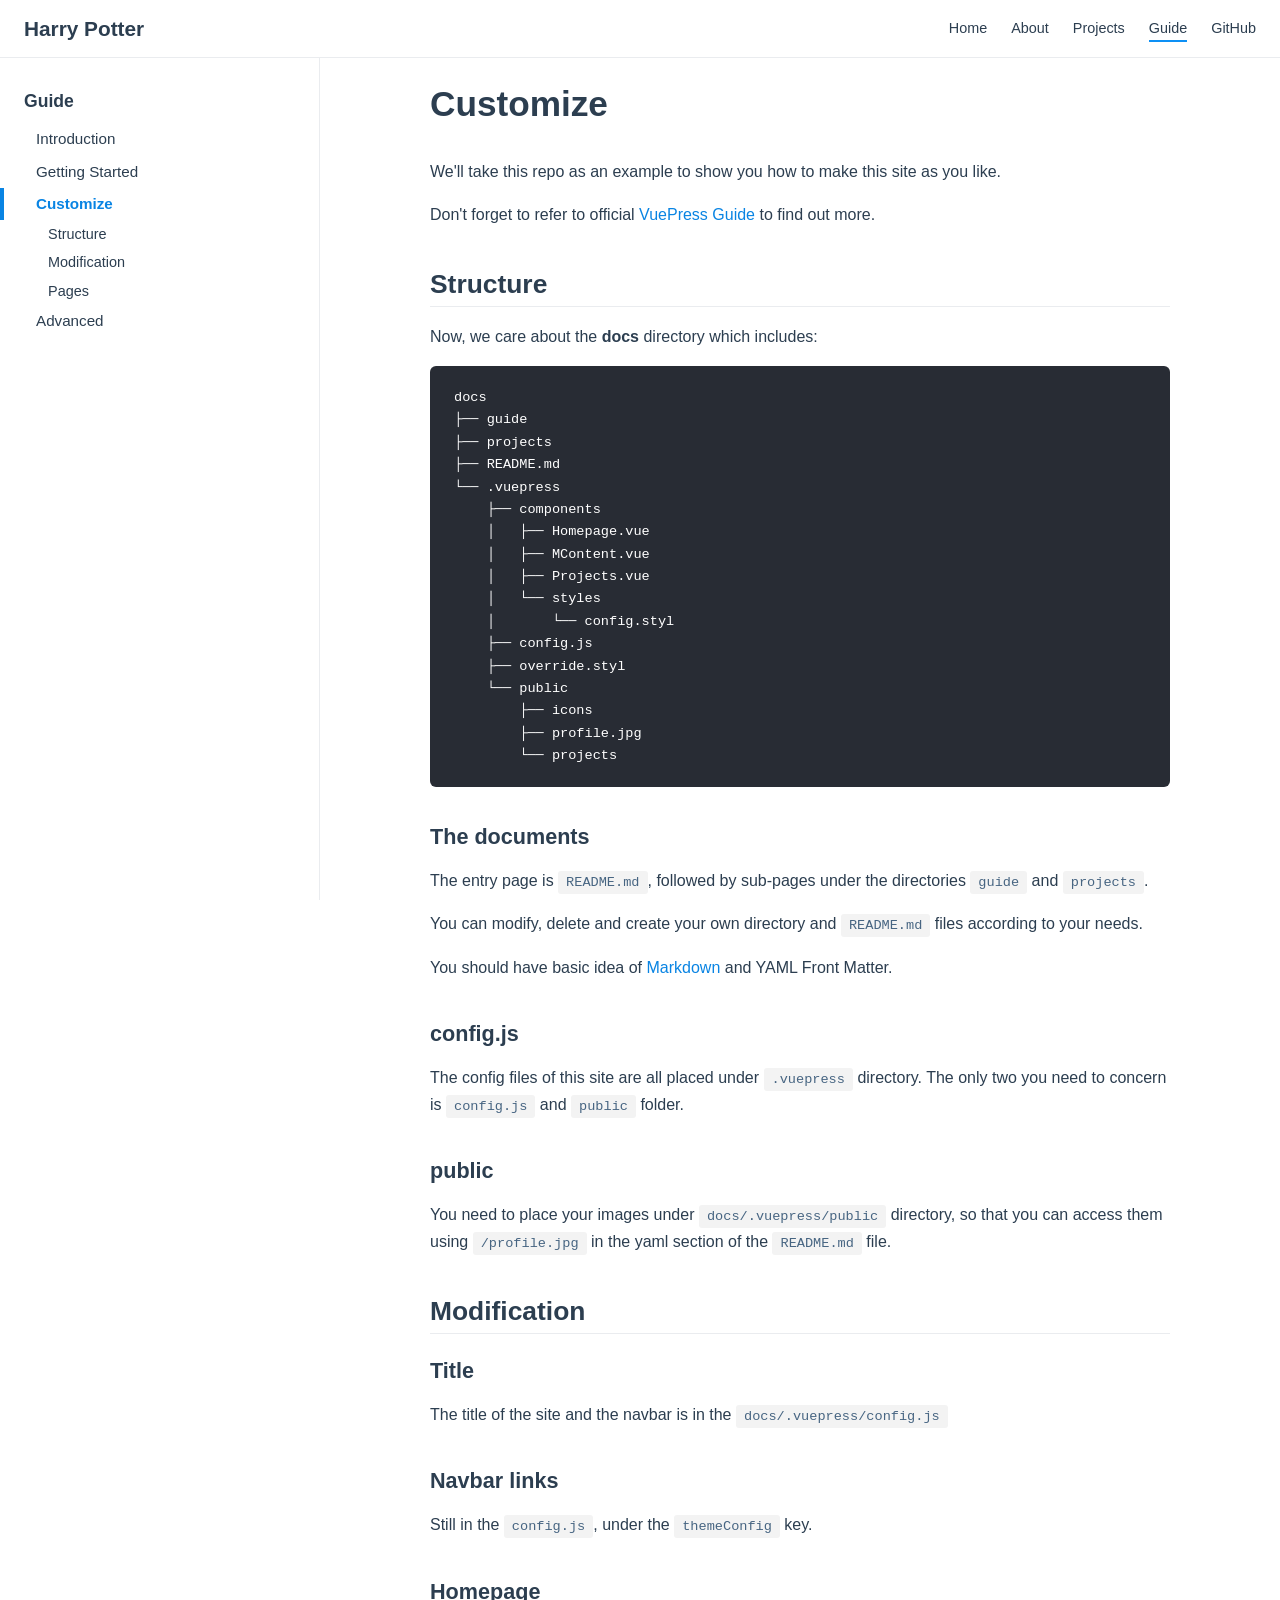
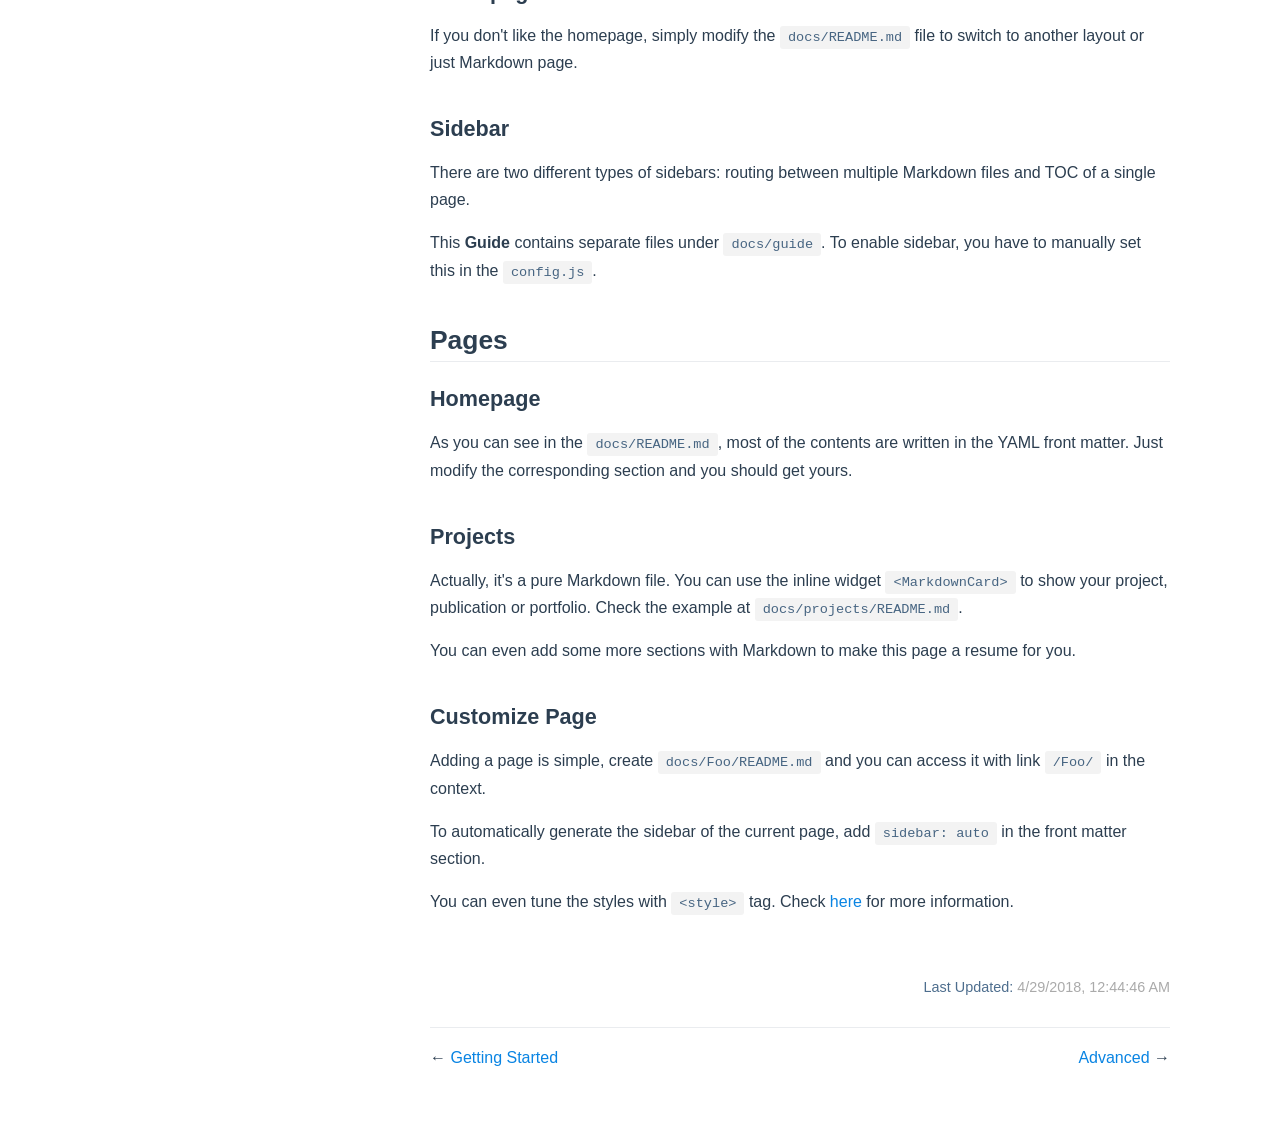
<file: guide/customize.html>
<!DOCTYPE html>
<html lang="en-US">
  <head>
    <meta charset="utf-8">
    <meta name="viewport" content="width=device-width,initial-scale=1">
    <title>Customize | Harry Potter</title>
    <meta name="description" content="The description of the site.">
    <link rel="icon" href="/logo.png">
    
    <link rel="preload" href="/assets/css/0.styles.489d24ff.css" as="style"><link rel="preload" href="/assets/js/app.5177b644.js" as="script"><link rel="preload" href="/assets/js/2.ce49cb4a.js" as="script"><link rel="preload" href="/assets/js/14.843b30e7.js" as="script"><link rel="prefetch" href="/assets/js/10.23a08a59.js"><link rel="prefetch" href="/assets/js/11.86bde3cb.js"><link rel="prefetch" href="/assets/js/12.1cc61df9.js"><link rel="prefetch" href="/assets/js/13.15b92f90.js"><link rel="prefetch" href="/assets/js/15.33285863.js"><link rel="prefetch" href="/assets/js/16.cf9fee51.js"><link rel="prefetch" href="/assets/js/3.06951db2.js"><link rel="prefetch" href="/assets/js/4.9dccd740.js"><link rel="prefetch" href="/assets/js/5.54adec9b.js"><link rel="prefetch" href="/assets/js/6.67793f9c.js"><link rel="prefetch" href="/assets/js/7.44710954.js"><link rel="prefetch" href="/assets/js/8.b4c8020c.js"><link rel="prefetch" href="/assets/js/9.cc37005e.js">
    <link rel="stylesheet" href="/assets/css/0.styles.489d24ff.css">
  </head>
  <body>
    <div id="app" data-server-rendered="true"><div class="theme-container"><header class="navbar"><div class="sidebar-button"><svg xmlns="http://www.w3.org/2000/svg" aria-hidden="true" role="img" viewBox="0 0 448 512" class="icon"><path fill="currentColor" d="M436 124H12c-6.627 0-12-5.373-12-12V80c0-6.627 5.373-12 12-12h424c6.627 0 12 5.373 12 12v32c0 6.627-5.373 12-12 12zm0 160H12c-6.627 0-12-5.373-12-12v-32c0-6.627 5.373-12 12-12h424c6.627 0 12 5.373 12 12v32c0 6.627-5.373 12-12 12zm0 160H12c-6.627 0-12-5.373-12-12v-32c0-6.627 5.373-12 12-12h424c6.627 0 12 5.373 12 12v32c0 6.627-5.373 12-12 12z"></path></svg></div> <a href="/" class="home-link router-link-active"><!----> <span class="site-name">Harry Potter</span></a> <div class="links"><!----> <nav class="nav-links can-hide"><div class="nav-item"><a href="/" class="nav-link">Home</a></div><div class="nav-item"><a href="/about/" class="nav-link">About</a></div><div class="nav-item"><a href="/projects/" class="nav-link">Projects</a></div><div class="nav-item"><a href="/guide/" class="nav-link router-link-active">Guide</a></div><div class="nav-item"><a href="https://github.com/mtobeiyf/vuepress-homepage" target="_blank" rel="noopener noreferrer" class="nav-link external">
  GitHub
  <svg xmlns="http://www.w3.org/2000/svg" aria-hidden="true" x="0px" y="0px" viewBox="0 0 100 100" width="15" height="15" class="icon outbound"><path fill="currentColor" d="M18.8,85.1h56l0,0c2.2,0,4-1.8,4-4v-32h-8v28h-48v-48h28v-8h-32l0,0c-2.2,0-4,1.8-4,4v56C14.8,83.3,16.6,85.1,18.8,85.1z"></path> <polygon fill="currentColor" points="45.7,48.7 51.3,54.3 77.2,28.5 77.2,37.2 85.2,37.2 85.2,14.9 62.8,14.9 62.8,22.9 71.5,22.9"></polygon></svg></a></div> <!----></nav></div></header> <div class="sidebar-mask"></div> <aside class="sidebar"><nav class="nav-links"><div class="nav-item"><a href="/" class="nav-link">Home</a></div><div class="nav-item"><a href="/about/" class="nav-link">About</a></div><div class="nav-item"><a href="/projects/" class="nav-link">Projects</a></div><div class="nav-item"><a href="/guide/" class="nav-link router-link-active">Guide</a></div><div class="nav-item"><a href="https://github.com/mtobeiyf/vuepress-homepage" target="_blank" rel="noopener noreferrer" class="nav-link external">
  GitHub
  <svg xmlns="http://www.w3.org/2000/svg" aria-hidden="true" x="0px" y="0px" viewBox="0 0 100 100" width="15" height="15" class="icon outbound"><path fill="currentColor" d="M18.8,85.1h56l0,0c2.2,0,4-1.8,4-4v-32h-8v28h-48v-48h28v-8h-32l0,0c-2.2,0-4,1.8-4,4v56C14.8,83.3,16.6,85.1,18.8,85.1z"></path> <polygon fill="currentColor" points="45.7,48.7 51.3,54.3 77.2,28.5 77.2,37.2 85.2,37.2 85.2,14.9 62.8,14.9 62.8,22.9 71.5,22.9"></polygon></svg></a></div> <!----></nav>  <ul class="sidebar-links"><li><section class="sidebar-group depth-0"><p class="sidebar-heading open"><span>Guide</span> <!----></p> <ul class="sidebar-links sidebar-group-items"><li><a href="/guide/" class="sidebar-link">Introduction</a></li><li><a href="/guide/getting-started.html" class="sidebar-link">Getting Started</a></li><li><a href="/guide/customize.html" class="active sidebar-link">Customize</a><ul class="sidebar-sub-headers"><li class="sidebar-sub-header"><a href="/guide/customize.html#structure" class="sidebar-link">Structure</a></li><li class="sidebar-sub-header"><a href="/guide/customize.html#modification" class="sidebar-link">Modification</a></li><li class="sidebar-sub-header"><a href="/guide/customize.html#pages" class="sidebar-link">Pages</a></li></ul></li><li><a href="/guide/advanced.html" class="sidebar-link">Advanced</a></li></ul></section></li></ul> </aside> <main class="page"> <div class="theme-default-content content__default"><h1 id="customize">Customize</h1> <p>We'll take this repo as an example to show you how to make this site as you like.</p> <p>Don't forget to refer to official <a href="https://vuepress.vuejs.org/guide/" target="_blank" rel="noopener noreferrer">VuePress Guide<svg xmlns="http://www.w3.org/2000/svg" aria-hidden="true" x="0px" y="0px" viewBox="0 0 100 100" width="15" height="15" class="icon outbound"><path fill="currentColor" d="M18.8,85.1h56l0,0c2.2,0,4-1.8,4-4v-32h-8v28h-48v-48h28v-8h-32l0,0c-2.2,0-4,1.8-4,4v56C14.8,83.3,16.6,85.1,18.8,85.1z"></path> <polygon fill="currentColor" points="45.7,48.7 51.3,54.3 77.2,28.5 77.2,37.2 85.2,37.2 85.2,14.9 62.8,14.9 62.8,22.9 71.5,22.9"></polygon></svg></a> to find out more.</p> <h2 id="structure">Structure</h2> <p>Now, we care about the <strong>docs</strong> directory which includes:</p> <div class="language- extra-class"><pre class="language-text"><code>docs
├── guide
├── projects
├── README.md
└── .vuepress
    ├── components
    │   ├── Homepage.vue
    │   ├── MContent.vue
    │   ├── Projects.vue
    │   └── styles
    │       └── config.styl
    ├── config.js
    ├── override.styl
    └── public
        ├── icons
        ├── profile.jpg
        └── projects
</code></pre></div><h3 id="the-documents">The documents</h3> <p>The entry page is <code>README.md</code>, followed by sub-pages under the directories <code>guide</code> and <code>projects</code>.</p> <p>You can modify, delete and create your own directory and <code>README.md</code> files according to your needs.</p> <p>You should have basic idea of <a href="https://guides.github.com/features/mastering-markdown/" target="_blank" rel="noopener noreferrer">Markdown<svg xmlns="http://www.w3.org/2000/svg" aria-hidden="true" x="0px" y="0px" viewBox="0 0 100 100" width="15" height="15" class="icon outbound"><path fill="currentColor" d="M18.8,85.1h56l0,0c2.2,0,4-1.8,4-4v-32h-8v28h-48v-48h28v-8h-32l0,0c-2.2,0-4,1.8-4,4v56C14.8,83.3,16.6,85.1,18.8,85.1z"></path> <polygon fill="currentColor" points="45.7,48.7 51.3,54.3 77.2,28.5 77.2,37.2 85.2,37.2 85.2,14.9 62.8,14.9 62.8,22.9 71.5,22.9"></polygon></svg></a> and YAML Front Matter.</p> <h3 id="config-js">config.js</h3> <p>The config files of this site are all placed under <code>.vuepress</code> directory. The only two you need to concern is <code>config.js</code> and <code>public</code> folder.</p> <h3 id="public">public</h3> <p>You need to place your images under <code>docs/.vuepress/public</code> directory, so that you can access them using <code>/profile.jpg</code> in the yaml section of the <code>README.md</code> file.</p> <h2 id="modification">Modification</h2> <h3 id="title">Title</h3> <p>The title of the site and the navbar is in the <code>docs/.vuepress/config.js</code></p> <h3 id="navbar-links">Navbar links</h3> <p>Still in the <code>config.js</code>, under the <code>themeConfig</code> key.</p> <h3 id="homepage">Homepage</h3> <p>If you don't like the homepage, simply modify the <code>docs/README.md</code> file to switch to another layout or just Markdown page.</p> <h3 id="sidebar">Sidebar</h3> <p>There are two different types of sidebars: routing between multiple Markdown files and TOC of a single page.</p> <p>This <strong>Guide</strong> contains separate files under <code>docs/guide</code>. To enable sidebar, you have to manually set this in the <code>config.js</code>.</p> <h2 id="pages">Pages</h2> <h3 id="homepage-2">Homepage</h3> <p>As you can see in the <code>docs/README.md</code>, most of the contents are written in the YAML front matter. Just modify the corresponding section and you should get yours.</p> <h3 id="projects">Projects</h3> <p>Actually, it's a pure Markdown file. You can use the inline widget <code>&lt;MarkdownCard&gt;</code> to show your project, publication or portfolio. Check the example at <code>docs/projects/README.md</code>.</p> <p>You can even add some more sections with Markdown to make this page a resume for you.</p> <h3 id="customize-page">Customize Page</h3> <p>Adding a page is simple, create <code>docs/Foo/README.md</code> and you can access it with link <code>/Foo/</code> in the context.</p> <p>To automatically generate the sidebar of the current page, add <code>sidebar: auto</code> in the front matter section.</p> <p>You can even tune the styles with <code>&lt;style&gt;</code> tag. Check <a href="https://vuepress.vuejs.org/guide/using-vue.html#using-pre-processors" target="_blank" rel="noopener noreferrer">here<svg xmlns="http://www.w3.org/2000/svg" aria-hidden="true" x="0px" y="0px" viewBox="0 0 100 100" width="15" height="15" class="icon outbound"><path fill="currentColor" d="M18.8,85.1h56l0,0c2.2,0,4-1.8,4-4v-32h-8v28h-48v-48h28v-8h-32l0,0c-2.2,0-4,1.8-4,4v56C14.8,83.3,16.6,85.1,18.8,85.1z"></path> <polygon fill="currentColor" points="45.7,48.7 51.3,54.3 77.2,28.5 77.2,37.2 85.2,37.2 85.2,14.9 62.8,14.9 62.8,22.9 71.5,22.9"></polygon></svg></a> for more information.</p></div> <footer class="page-edit"><!----> <div class="last-updated"><span class="prefix">Last Updated:</span> <span class="time">4/29/2018, 12:44:46 AM</span></div></footer> <div class="page-nav"><p class="inner"><span class="prev">
      ←
      <a href="/guide/getting-started.html" class="prev">Getting Started</a></span> <span class="next"><a href="/guide/advanced.html">Advanced</a>
      →
    </span></p></div> </main></div><div class="global-ui"></div></div>
    <script src="/assets/js/app.5177b644.js" defer></script><script src="/assets/js/2.ce49cb4a.js" defer></script><script src="/assets/js/14.843b30e7.js" defer></script>
  </body>
</html>
</file>
<file: assets/css/0.styles.489d24ff.css>
#nprogress{pointer-events:none}#nprogress .bar{background:#0984e3;position:fixed;z-index:1031;top:0;left:0;width:100%;height:2px}#nprogress .peg{display:block;position:absolute;right:0;width:100px;height:100%;box-shadow:0 0 10px #0984e3,0 0 5px #0984e3;opacity:1;-webkit-transform:rotate(3deg) translateY(-4px);transform:rotate(3deg) translateY(-4px)}#nprogress .spinner{display:block;position:fixed;z-index:1031;top:15px;right:15px}#nprogress .spinner-icon{width:18px;height:18px;box-sizing:border-box;border-color:#0984e3 transparent transparent #0984e3;border-style:solid;border-width:2px;border-radius:50%;-webkit-animation:nprogress-spinner .4s linear infinite;animation:nprogress-spinner .4s linear infinite}.nprogress-custom-parent{overflow:hidden;position:relative}.nprogress-custom-parent #nprogress .bar,.nprogress-custom-parent #nprogress .spinner{position:absolute}@-webkit-keyframes nprogress-spinner{0%{-webkit-transform:rotate(0deg);transform:rotate(0deg)}to{-webkit-transform:rotate(1turn);transform:rotate(1turn)}}@keyframes nprogress-spinner{0%{-webkit-transform:rotate(0deg);transform:rotate(0deg)}to{-webkit-transform:rotate(1turn);transform:rotate(1turn)}}.icon.outbound{color:#aaa;display:inline-block;vertical-align:middle;position:relative;top:-1px}.home{padding:3.6rem 2rem 0;max-width:960px;margin:0 auto;display:block}.home .hero{text-align:center}.home .hero img{max-width:100%;max-height:280px;display:block;margin:3rem auto 1.5rem}.home .hero h1{font-size:3rem}.home .hero .action,.home .hero .description,.home .hero h1{margin:1.8rem auto}.home .hero .description{max-width:35rem;font-size:1.6rem;line-height:1.3;color:#6a8bad}.home .hero .action-button{display:inline-block;font-size:1.2rem;color:#fff;background-color:#0984e3;padding:.8rem 1.6rem;border-radius:4px;-webkit-transition:background-color .1s ease;transition:background-color .1s ease;box-sizing:border-box;border-bottom:1px solid #0877cc}.home .hero .action-button:hover{background-color:#1292f6}.home .features{border-top:1px solid #eaecef;padding:1.2rem 0;margin-top:2.5rem;display:-webkit-box;display:flex;flex-wrap:wrap;-webkit-box-align:start;align-items:flex-start;align-content:stretch;-webkit-box-pack:justify;justify-content:space-between}.home .feature{-webkit-box-flex:1;flex-grow:1;flex-basis:30%;max-width:30%}.home .feature h2{font-size:1.4rem;font-weight:500;border-bottom:none;padding-bottom:0;color:#3a5169}.home .feature p{color:#4e6e8e}.home .footer{padding:2.5rem;border-top:1px solid #eaecef;text-align:center;color:#4e6e8e}@media (max-width:719px){.home .features{-webkit-box-orient:vertical;-webkit-box-direction:normal;flex-direction:column}.home .feature{max-width:100%;padding:0 2.5rem}}@media (max-width:419px){.home{padding-left:1.5rem;padding-right:1.5rem}.home .hero img{max-height:210px;margin:2rem auto 1.2rem}.home .hero h1{font-size:2rem}.home .hero .action,.home .hero .description,.home .hero h1{margin:1.2rem auto}.home .hero .description{font-size:1.2rem}.home .hero .action-button{font-size:1rem;padding:.6rem 1.2rem}.home .feature h2{font-size:1.25rem}}.search-box{display:inline-block;position:relative;margin-right:1rem}.search-box input{cursor:text;width:10rem;height:2rem;color:#4e6e8e;display:inline-block;border:1px solid #cfd4db;border-radius:2rem;font-size:.9rem;line-height:2rem;padding:0 .5rem 0 2rem;outline:none;-webkit-transition:all .2s ease;transition:all .2s ease;background:#fff url(/assets/img/search.83621669.svg) .6rem .5rem no-repeat;background-size:1rem}.search-box input:focus{cursor:auto;border-color:#0984e3}.search-box .suggestions{background:#fff;width:20rem;position:absolute;top:1.5rem;border:1px solid #cfd4db;border-radius:6px;padding:.4rem;list-style-type:none}.search-box .suggestions.align-right{right:0}.search-box .suggestion{line-height:1.4;padding:.4rem .6rem;border-radius:4px;cursor:pointer}.search-box .suggestion a{white-space:normal;color:#5d82a6}.search-box .suggestion a .page-title{font-weight:600}.search-box .suggestion a .header{font-size:.9em;margin-left:.25em}.search-box .suggestion.focused{background-color:#f3f4f5}.search-box .suggestion.focused a{color:#0984e3}@media (max-width:959px){.search-box input{cursor:pointer;width:0;border-color:transparent;position:relative}.search-box input:focus{cursor:text;left:0;width:10rem}}@media (-ms-high-contrast:none){.search-box input{height:2rem}}@media (max-width:959px) and (min-width:719px){.search-box .suggestions{left:0}}@media (max-width:719px){.search-box{margin-right:0}.search-box input{left:1rem}.search-box .suggestions{right:0}}@media (max-width:419px){.search-box .suggestions{width:calc(100vw - 4rem)}.search-box input:focus{width:8rem}}.sidebar-button{cursor:pointer;display:none;width:1.25rem;height:1.25rem;position:absolute;padding:.6rem;top:.6rem;left:1rem}.sidebar-button .icon{display:block;width:1.25rem;height:1.25rem}@media (max-width:719px){.sidebar-button{display:block}}.dropdown-enter,.dropdown-leave-to{height:0!important}.dropdown-wrapper{cursor:pointer}.dropdown-wrapper .dropdown-title{display:block;font-size:.9rem;font-family:inherit;cursor:inherit;padding:inherit;line-height:1.4rem;background:transparent;border:none;font-weight:500;color:#2c3e50}.dropdown-wrapper .dropdown-title:hover{border-color:transparent}.dropdown-wrapper .dropdown-title .arrow{vertical-align:middle;margin-top:-1px;margin-left:.4rem}.dropdown-wrapper .nav-dropdown .dropdown-item{color:inherit;line-height:1.7rem}.dropdown-wrapper .nav-dropdown .dropdown-item h4{margin:.45rem 0 0;border-top:1px solid #eee;padding:.45rem 1.5rem 0 1.25rem}.dropdown-wrapper .nav-dropdown .dropdown-item .dropdown-subitem-wrapper{padding:0;list-style:none}.dropdown-wrapper .nav-dropdown .dropdown-item .dropdown-subitem-wrapper .dropdown-subitem{font-size:.9em}.dropdown-wrapper .nav-dropdown .dropdown-item a{display:block;line-height:1.7rem;position:relative;border-bottom:none;font-weight:400;margin-bottom:0;padding:0 1.5rem 0 1.25rem}.dropdown-wrapper .nav-dropdown .dropdown-item a.router-link-active,.dropdown-wrapper .nav-dropdown .dropdown-item a:hover{color:#0984e3}.dropdown-wrapper .nav-dropdown .dropdown-item a.router-link-active:after{content:"";width:0;height:0;border-left:5px solid #0984e3;border-top:3px solid transparent;border-bottom:3px solid transparent;position:absolute;top:calc(50% - 2px);left:9px}.dropdown-wrapper .nav-dropdown .dropdown-item:first-child h4{margin-top:0;padding-top:0;border-top:0}@media (max-width:719px){.dropdown-wrapper.open .dropdown-title{margin-bottom:.5rem}.dropdown-wrapper .dropdown-title{font-weight:600;font-size:inherit}.dropdown-wrapper .dropdown-title:hover{color:#0984e3}.dropdown-wrapper .nav-dropdown{-webkit-transition:height .1s ease-out;transition:height .1s ease-out;overflow:hidden}.dropdown-wrapper .nav-dropdown .dropdown-item h4{border-top:0;margin-top:0;padding-top:0}.dropdown-wrapper .nav-dropdown .dropdown-item>a,.dropdown-wrapper .nav-dropdown .dropdown-item h4{font-size:15px;line-height:2rem}.dropdown-wrapper .nav-dropdown .dropdown-item .dropdown-subitem{font-size:14px;padding-left:1rem}}@media (min-width:719px){.dropdown-wrapper{height:1.8rem}.dropdown-wrapper.open .nav-dropdown,.dropdown-wrapper:hover .nav-dropdown{display:block!important}.dropdown-wrapper.open:blur{display:none}.dropdown-wrapper .dropdown-title .arrow{border-left:4px solid transparent;border-right:4px solid transparent;border-top:6px solid #ccc;border-bottom:0}.dropdown-wrapper .nav-dropdown{display:none;height:auto!important;box-sizing:border-box;max-height:calc(100vh - 2.7rem);overflow-y:auto;position:absolute;top:100%;right:0;background-color:#fff;padding:.6rem 0;border:1px solid;border-color:#ddd #ddd #ccc;text-align:left;border-radius:.25rem;white-space:nowrap;margin:0}}.nav-links{display:inline-block}.nav-links a{line-height:1.4rem;color:inherit}.nav-links a.router-link-active,.nav-links a:hover{color:#0984e3}.nav-links .nav-item{position:relative;display:inline-block;margin-left:1.5rem;line-height:2rem}.nav-links .nav-item:first-child{margin-left:0}.nav-links .repo-link{margin-left:1.5rem}@media (max-width:719px){.nav-links .nav-item,.nav-links .repo-link{margin-left:0}}@media (min-width:719px){.nav-links a.router-link-active,.nav-links a:hover{color:#2c3e50}.nav-item>a:not(.external).router-link-active,.nav-item>a:not(.external):hover{margin-bottom:-2px;border-bottom:2px solid #0d90f5}}.navbar{padding:.7rem 1.5rem;line-height:2.2rem}.navbar a,.navbar img,.navbar span{display:inline-block}.navbar .logo{height:2.2rem;min-width:2.2rem;margin-right:.8rem;vertical-align:top}.navbar .site-name{font-size:1.3rem;font-weight:600;color:#2c3e50;position:relative}.navbar .links{padding-left:1.5rem;box-sizing:border-box;background-color:#fff;white-space:nowrap;font-size:.9rem;position:absolute;right:1.5rem;top:.7rem;display:-webkit-box;display:flex}.navbar .links .search-box{-webkit-box-flex:0;flex:0 0 auto;vertical-align:top}@media (max-width:719px){.navbar{padding-left:4rem}.navbar .can-hide{display:none}.navbar .links{padding-left:1.5rem}.navbar .site-name{width:calc(100vw - 9.4rem);overflow:hidden;white-space:nowrap;text-overflow:ellipsis}}.page-edit{max-width:740px;margin:0 auto;padding:2rem 2.5rem}@media (max-width:959px){.page-edit{padding:2rem}}@media (max-width:419px){.page-edit{padding:1.5rem}}.page-edit{padding-top:1rem;padding-bottom:1rem;overflow:auto}.page-edit .edit-link{display:inline-block}.page-edit .edit-link a{color:#4e6e8e;margin-right:.25rem}.page-edit .last-updated{float:right;font-size:.9em}.page-edit .last-updated .prefix{font-weight:500;color:#4e6e8e}.page-edit .last-updated .time{font-weight:400;color:#aaa}@media (max-width:719px){.page-edit .edit-link{margin-bottom:.5rem}.page-edit .last-updated{font-size:.8em;float:none;text-align:left}}.page-nav{max-width:740px;margin:0 auto;padding:2rem 2.5rem}@media (max-width:959px){.page-nav{padding:2rem}}@media (max-width:419px){.page-nav{padding:1.5rem}}.page-nav{padding-top:1rem;padding-bottom:0}.page-nav .inner{min-height:2rem;margin-top:0;border-top:1px solid #eaecef;padding-top:1rem;overflow:auto}.page-nav .next{float:right}.page{padding-bottom:2rem;display:block}.sidebar-group .sidebar-group{padding-left:.5em}.sidebar-group:not(.collapsable) .sidebar-heading:not(.clickable){cursor:auto;color:inherit}.sidebar-group.is-sub-group{padding-left:0}.sidebar-group.is-sub-group>.sidebar-heading{font-size:.95em;line-height:1.4;font-weight:400;padding-left:2rem}.sidebar-group.is-sub-group>.sidebar-heading:not(.clickable){opacity:.5}.sidebar-group.is-sub-group>.sidebar-group-items{padding-left:1rem}.sidebar-group.is-sub-group>.sidebar-group-items>li>.sidebar-link{font-size:.95em;border-left:none}.sidebar-group.depth-2>.sidebar-heading{border-left:none}.sidebar-heading{color:#2c3e50;-webkit-transition:color .15s ease;transition:color .15s ease;cursor:pointer;font-size:1.1em;font-weight:700;padding:.35rem 1.5rem .35rem 1.25rem;width:100%;box-sizing:border-box;margin:0;border-left:.25rem solid transparent}.sidebar-heading.open,.sidebar-heading:hover{color:inherit}.sidebar-heading .arrow{position:relative;top:-.12em;left:.5em}.sidebar-heading.clickable.active{font-weight:600;color:#0984e3;border-left-color:#0984e3}.sidebar-heading.clickable:hover{color:#0984e3}.sidebar-group-items{-webkit-transition:height .1s ease-out;transition:height .1s ease-out;font-size:.95em;overflow:hidden}.sidebar .sidebar-sub-headers{padding-left:1rem;font-size:.95em}a.sidebar-link{font-size:1em;font-weight:400;display:inline-block;color:#2c3e50;border-left:.25rem solid transparent;padding:.35rem 1rem .35rem 1.25rem;line-height:1.4;width:100%;box-sizing:border-box}a.sidebar-link:hover{color:#0984e3}a.sidebar-link.active{font-weight:600;color:#0984e3;border-left-color:#0984e3}.sidebar-group a.sidebar-link{padding-left:2rem}.sidebar-sub-headers a.sidebar-link{padding-top:.25rem;padding-bottom:.25rem;border-left:none}.sidebar-sub-headers a.sidebar-link.active{font-weight:500}.sidebar ul{padding:0;margin:0;list-style-type:none}.sidebar a{display:inline-block}.sidebar .nav-links{display:none;border-bottom:1px solid #eaecef;padding:.5rem 0 .75rem}.sidebar .nav-links a{font-weight:600}.sidebar .nav-links .nav-item,.sidebar .nav-links .repo-link{display:block;line-height:1.25rem;font-size:1.1em;padding:.5rem 0 .5rem 1.5rem}.sidebar>.sidebar-links{padding:1.5rem 0}.sidebar>.sidebar-links>li>a.sidebar-link{font-size:1.1em;line-height:1.7;font-weight:700}.sidebar>.sidebar-links>li:not(:first-child){margin-top:.75rem}@media (max-width:719px){.sidebar .nav-links{display:block}.sidebar .nav-links .dropdown-wrapper .nav-dropdown .dropdown-item a.router-link-active:after{top:calc(1rem - 2px)}.sidebar>.sidebar-links{padding:1rem 0}}.theme-container.home-page .page{font-size:14px;font-family:lucida grande,lucida sans unicode,lucida,Helvetica Neue,Helvetica,Arial,sans-serif}.theme-container.home-page .page p{margin:0 0 .5rem}.theme-container.home-page .page ol,.theme-container.home-page .page p,.theme-container.home-page .page ul{line-height:normal}.theme-container.home-page .page a{font-weight:400}.theme-container.home-page .page .theme-default-content:not(.custom)>h2{margin-bottom:.5rem}.theme-container.home-page .page .theme-default-content:not(.custom)>h2:first-child+p{margin-top:.5rem}.theme-container.home-page .page .theme-default-content:not(.custom)>h3{padding-top:4rem}.theme-container.home-page .page .md-card{margin-top:.5em}.theme-container.home-page .page .md-card .card-image{padding:.2rem}.theme-container.home-page .page .md-card .card-image img{max-width:120px;max-height:120px}.theme-container.home-page .page .md-card .card-content p{-webkit-margin-after:.2em}@media (max-width:419px){.theme-container.home-page .page ol,.theme-container.home-page .page p,.theme-container.home-page .page ul{line-height:1.5}.theme-container.home-page .page .md-card .card-image img{width:100%;max-width:400px}}.theme-container.about-page .page{background-color:#e6ecf0;min-height:100vh}.theme-container.about-page .page .last-updated{display:none}.projects-page{background-color:#fafbfc}code[class*=language-],pre[class*=language-]{color:#ccc;background:none;font-family:Consolas,Monaco,Andale Mono,Ubuntu Mono,monospace;font-size:1em;text-align:left;white-space:pre;word-spacing:normal;word-break:normal;word-wrap:normal;line-height:1.5;-moz-tab-size:4;-o-tab-size:4;tab-size:4;-webkit-hyphens:none;-ms-hyphens:none;hyphens:none}pre[class*=language-]{padding:1em;margin:.5em 0;overflow:auto}:not(pre)>code[class*=language-],pre[class*=language-]{background:#2d2d2d}:not(pre)>code[class*=language-]{padding:.1em;border-radius:.3em;white-space:normal}.token.block-comment,.token.cdata,.token.comment,.token.doctype,.token.prolog{color:#999}.token.punctuation{color:#ccc}.token.attr-name,.token.deleted,.token.namespace,.token.tag{color:#e2777a}.token.function-name{color:#6196cc}.token.boolean,.token.function,.token.number{color:#f08d49}.token.class-name,.token.constant,.token.property,.token.symbol{color:#f8c555}.token.atrule,.token.builtin,.token.important,.token.keyword,.token.selector{color:#cc99cd}.token.attr-value,.token.char,.token.regex,.token.string,.token.variable{color:#7ec699}.token.entity,.token.operator,.token.url{color:#67cdcc}.token.bold,.token.important{font-weight:700}.token.italic{font-style:italic}.token.entity{cursor:help}.token.inserted{color:green}.theme-default-content code{color:#476582;padding:.25rem .5rem;margin:0;font-size:.85em;background-color:rgba(27,31,35,.05);border-radius:3px}.theme-default-content code .token.deleted{color:#ec5975}.theme-default-content code .token.inserted{color:#0984e3}.theme-default-content pre,.theme-default-content pre[class*=language-]{line-height:1.4;padding:1.25rem 1.5rem;margin:.85rem 0;background-color:#282c34;border-radius:6px;overflow:auto}.theme-default-content pre[class*=language-] code,.theme-default-content pre code{color:#fff;padding:0;background-color:transparent;border-radius:0}div[class*=language-]{position:relative;background-color:#282c34;border-radius:6px}div[class*=language-] .highlight-lines{-webkit-user-select:none;-ms-user-select:none;user-select:none;padding-top:1.3rem;position:absolute;top:0;left:0;width:100%;line-height:1.4}div[class*=language-] .highlight-lines .highlighted{background-color:rgba(0,0,0,.66)}div[class*=language-] pre,div[class*=language-] pre[class*=language-]{background:transparent;position:relative;z-index:1}div[class*=language-]:before{position:absolute;z-index:3;top:.8em;right:1em;font-size:.75rem;color:hsla(0,0%,100%,.4)}div[class*=language-]:not(.line-numbers-mode) .line-numbers-wrapper{display:none}div[class*=language-].line-numbers-mode .highlight-lines .highlighted{position:relative}div[class*=language-].line-numbers-mode .highlight-lines .highlighted:before{content:" ";position:absolute;z-index:3;left:0;top:0;display:block;width:3.5rem;height:100%;background-color:rgba(0,0,0,.66)}div[class*=language-].line-numbers-mode pre{padding-left:4.5rem;vertical-align:middle}div[class*=language-].line-numbers-mode .line-numbers-wrapper{position:absolute;top:0;width:3.5rem;text-align:center;color:hsla(0,0%,100%,.3);padding:1.25rem 0;line-height:1.4}div[class*=language-].line-numbers-mode .line-numbers-wrapper br{-webkit-user-select:none;-ms-user-select:none;user-select:none}div[class*=language-].line-numbers-mode .line-numbers-wrapper .line-number{position:relative;z-index:4;-webkit-user-select:none;-ms-user-select:none;user-select:none;font-size:.85em}div[class*=language-].line-numbers-mode:after{content:"";position:absolute;z-index:2;top:0;left:0;width:3.5rem;height:100%;border-radius:6px 0 0 6px;border-right:1px solid rgba(0,0,0,.66);background-color:#282c34}div[class~=language-js]:before{content:"js"}div[class~=language-ts]:before{content:"ts"}div[class~=language-html]:before{content:"html"}div[class~=language-md]:before{content:"md"}div[class~=language-vue]:before{content:"vue"}div[class~=language-css]:before{content:"css"}div[class~=language-sass]:before{content:"sass"}div[class~=language-scss]:before{content:"scss"}div[class~=language-less]:before{content:"less"}div[class~=language-stylus]:before{content:"stylus"}div[class~=language-go]:before{content:"go"}div[class~=language-java]:before{content:"java"}div[class~=language-c]:before{content:"c"}div[class~=language-sh]:before{content:"sh"}div[class~=language-yaml]:before{content:"yaml"}div[class~=language-py]:before{content:"py"}div[class~=language-docker]:before{content:"docker"}div[class~=language-dockerfile]:before{content:"dockerfile"}div[class~=language-makefile]:before{content:"makefile"}div[class~=language-javascript]:before{content:"js"}div[class~=language-typescript]:before{content:"ts"}div[class~=language-markup]:before{content:"html"}div[class~=language-markdown]:before{content:"md"}div[class~=language-json]:before{content:"json"}div[class~=language-ruby]:before{content:"rb"}div[class~=language-python]:before{content:"py"}div[class~=language-bash]:before{content:"sh"}div[class~=language-php]:before{content:"php"}.custom-block .custom-block-title{font-weight:600;margin-bottom:-.4rem}.custom-block.danger,.custom-block.tip,.custom-block.warning{padding:.1rem 1.5rem;border-left-width:.5rem;border-left-style:solid;margin:1rem 0}.custom-block.tip{background-color:#f3f5f7;border-color:#42b983}.custom-block.warning{background-color:rgba(255,229,100,.3);border-color:#e7c000;color:#6b5900}.custom-block.warning .custom-block-title{color:#b29400}.custom-block.warning a{color:#2c3e50}.custom-block.danger{background-color:#ffe6e6;border-color:#c00;color:#4d0000}.custom-block.danger .custom-block-title{color:#900}.custom-block.danger a{color:#2c3e50}.arrow{display:inline-block;width:0;height:0}.arrow.up{border-bottom:6px solid #ccc}.arrow.down,.arrow.up{border-left:4px solid transparent;border-right:4px solid transparent}.arrow.down{border-top:6px solid #ccc}.arrow.right{border-left:6px solid #ccc}.arrow.left,.arrow.right{border-top:4px solid transparent;border-bottom:4px solid transparent}.arrow.left{border-right:6px solid #ccc}.theme-default-content:not(.custom){max-width:740px;margin:0 auto;padding:2rem 2.5rem}@media (max-width:959px){.theme-default-content:not(.custom){padding:2rem}}@media (max-width:419px){.theme-default-content:not(.custom){padding:1.5rem}}.table-of-contents .badge{vertical-align:middle}body,html{padding:0;margin:0;background-color:#fff}body{font-family:-apple-system,BlinkMacSystemFont,Segoe UI,Roboto,Oxygen,Ubuntu,Cantarell,Fira Sans,Droid Sans,Helvetica Neue,sans-serif;-webkit-font-smoothing:antialiased;-moz-osx-font-smoothing:grayscale;font-size:16px;color:#2c3e50}.page{padding-left:20rem}.navbar{z-index:20;right:0;height:3.6rem;background-color:#fff;box-sizing:border-box;border-bottom:1px solid #eaecef}.navbar,.sidebar-mask{position:fixed;top:0;left:0}.sidebar-mask{z-index:9;width:100vw;height:100vh;display:none}.sidebar{font-size:16px;background-color:#fff;width:20rem;position:fixed;z-index:10;margin:0;top:3.6rem;left:0;bottom:0;box-sizing:border-box;border-right:1px solid #eaecef;overflow-y:auto}.theme-default-content:not(.custom)>:first-child{margin-top:3.6rem}.theme-default-content:not(.custom) a:hover{text-decoration:underline}.theme-default-content:not(.custom) p.demo{padding:1rem 1.5rem;border:1px solid #ddd;border-radius:4px}.theme-default-content:not(.custom) img{max-width:100%}.theme-default-content.custom{padding:0;margin:0}.theme-default-content.custom img{max-width:100%}a{font-weight:500;text-decoration:none}a,p a code{color:#0984e3}p a code{font-weight:400}kbd{background:#eee;border:.15rem solid #ddd;border-bottom:.25rem solid #ddd;border-radius:.15rem;padding:0 .15em}blockquote{font-size:1rem;color:#999;border-left:.2rem solid #dfe2e5;margin:1rem 0;padding:.25rem 0 .25rem 1rem}blockquote>p{margin:0}ol,ul{padding-left:1.2em}strong{font-weight:600}h1,h2,h3,h4,h5,h6{font-weight:600;line-height:1.25}.theme-default-content:not(.custom)>h1,.theme-default-content:not(.custom)>h2,.theme-default-content:not(.custom)>h3,.theme-default-content:not(.custom)>h4,.theme-default-content:not(.custom)>h5,.theme-default-content:not(.custom)>h6{margin-top:-3.1rem;padding-top:4.6rem;margin-bottom:0}.theme-default-content:not(.custom)>h1:first-child,.theme-default-content:not(.custom)>h2:first-child,.theme-default-content:not(.custom)>h3:first-child,.theme-default-content:not(.custom)>h4:first-child,.theme-default-content:not(.custom)>h5:first-child,.theme-default-content:not(.custom)>h6:first-child{margin-top:-1.5rem;margin-bottom:1rem}.theme-default-content:not(.custom)>h1:first-child+.custom-block,.theme-default-content:not(.custom)>h1:first-child+p,.theme-default-content:not(.custom)>h1:first-child+pre,.theme-default-content:not(.custom)>h2:first-child+.custom-block,.theme-default-content:not(.custom)>h2:first-child+p,.theme-default-content:not(.custom)>h2:first-child+pre,.theme-default-content:not(.custom)>h3:first-child+.custom-block,.theme-default-content:not(.custom)>h3:first-child+p,.theme-default-content:not(.custom)>h3:first-child+pre,.theme-default-content:not(.custom)>h4:first-child+.custom-block,.theme-default-content:not(.custom)>h4:first-child+p,.theme-default-content:not(.custom)>h4:first-child+pre,.theme-default-content:not(.custom)>h5:first-child+.custom-block,.theme-default-content:not(.custom)>h5:first-child+p,.theme-default-content:not(.custom)>h5:first-child+pre,.theme-default-content:not(.custom)>h6:first-child+.custom-block,.theme-default-content:not(.custom)>h6:first-child+p,.theme-default-content:not(.custom)>h6:first-child+pre{margin-top:2rem}h1:hover .header-anchor,h2:hover .header-anchor,h3:hover .header-anchor,h4:hover .header-anchor,h5:hover .header-anchor,h6:hover .header-anchor{opacity:1}h1{font-size:2.2rem}h2{font-size:1.65rem;padding-bottom:.3rem;border-bottom:1px solid #eaecef}h3{font-size:1.35rem}a.header-anchor{font-size:.85em;float:left;margin-left:-.87em;padding-right:.23em;margin-top:.125em;opacity:0}a.header-anchor:hover{text-decoration:none}.line-number,code,kbd{font-family:source-code-pro,Menlo,Monaco,Consolas,Courier New,monospace}ol,p,ul{line-height:1.7}hr{border:0;border-top:1px solid #eaecef}table{border-collapse:collapse;margin:1rem 0;display:block;overflow-x:auto}tr{border-top:1px solid #dfe2e5}tr:nth-child(2n){background-color:#f6f8fa}td,th{border:1px solid #dfe2e5;padding:.6em 1em}.theme-container.sidebar-open .sidebar-mask{display:block}.theme-container.no-navbar .theme-default-content:not(.custom)>h1,.theme-container.no-navbar h2,.theme-container.no-navbar h3,.theme-container.no-navbar h4,.theme-container.no-navbar h5,.theme-container.no-navbar h6{margin-top:1.5rem;padding-top:0}.theme-container.no-navbar .sidebar{top:0}@media (min-width:720px){.theme-container.no-sidebar .sidebar{display:none}.theme-container.no-sidebar .page{padding-left:0}}@media (max-width:959px){.sidebar{font-size:15px;width:16.4rem}.page{padding-left:16.4rem}}@media (max-width:719px){.sidebar{top:0;padding-top:3.6rem;transform:translateX(-100%);transition:transform .2s ease}.page{padding-left:0}.theme-container.sidebar-open .sidebar{transform:translateX(0)}.theme-container.no-navbar .sidebar{padding-top:0}}@media (max-width:419px){h1{font-size:1.9rem}.theme-default-content div[class*=language-]{margin:.85rem -1.5rem;border-radius:0}}.icon.outbound{display:none}.about-card{width:100%;display:-webkit-box;display:flex;-webkit-box-orient:vertical;-webkit-box-direction:normal;flex-direction:column;-webkit-box-align:center;align-items:center}.about-card .avatar{position:relative;z-index:1}.about-card .avatar img{display:block;width:100%;height:auto;max-width:150px;border-radius:500rem}.about-card .card{max-width:600px;width:100%;position:relative;top:-75px;padding-top:75px;margin-left:auto;margin-right:auto;background:#fff;box-shadow:0 4px 8px 0 rgba(0,0,0,.2);border-radius:.3rem;text-align:center}.about-card .card .bio{padding:1em}.about-card .card .bio .head{font-weight:700;font-size:1.3em}.about-card .card .bio .info{padding-top:.5rem;font-size:1em;color:rgba(0,0,0,.4)}.about-card .card .bio .description{text-align:justify}.about-card .card .bio .description p{padding:.8em .5em 0;line-height:normal;-webkit-margin-before:0;-webkit-margin-after:0}.about-card .card .bio .description p a{font-weight:400}.about-card .card .interests{padding:1em 1.5em;border-top:1px solid rgba(34,36,38,.1)}.about-card .card .socials{border-top:1px solid rgba(34,36,38,.1);display:-webkit-box;display:flex;-webkit-box-orient:horizontal;-webkit-box-direction:normal;flex-direction:row;-webkit-box-pack:center;justify-content:center;flex-wrap:wrap}.about-card .card .socials img{width:32px;margin:1em;cursor:pointer}.about-card .card .actions{border-top:1px solid rgba(34,36,38,.1);display:-webkit-box;display:flex;-webkit-box-orient:horizontal;-webkit-box-direction:normal;flex-direction:row;-webkit-box-pack:center;justify-content:center;flex-wrap:wrap}.about-card .card .actions .button{background-color:#b53471;border:none;border-radius:.3em;color:#fff;padding:.5em 1em;margin:1em .5em;font-size:1rem;font-family:inherit;font-weight:400;text-align:center;text-decoration:none;display:inline-block;-webkit-transition-duration:.4s;transition-duration:.4s;cursor:pointer}.about-card .card .actions .button:hover{background-color:#34495e}.about-card .footer{padding:1rem;font-weight:200;font-size:1rem;text-align:center;color:#9fa9aa;margin-top:auto}.profile{display:-webkit-box;display:flex;-webkit-box-orient:horizontal;-webkit-box-direction:normal;flex-direction:row;-webkit-box-align:stretch;align-items:stretch}.profile .image{max-width:120px}.profile .image img{border-radius:50%;padding:2px;border:1px solid #f2f3f3}.profile .info{display:-webkit-box;display:flex;-webkit-box-flex:1;flex:1 1;-webkit-box-orient:vertical;-webkit-box-direction:normal;flex-direction:column;padding-left:3rem}.profile .info .name{font-size:1.85rem;font-weight:600}.profile .info .socials{display:-webkit-box;display:flex;-webkit-box-orient:horizontal;-webkit-box-direction:normal;flex-direction:row}.profile .info .socials img{width:1.3rem;margin:0 .6rem 0 0;cursor:pointer}.profile .info .socials b{margin-left:1rem}.profile .info .contact .title{font-size:1.2rem;font-weight:400}.profile .info .contact .email{font-family:Courier New,Courier,monospace}@media (max-width:419px){.profile .image{max-width:100px}}.md-card{background-color:#fff;margin-top:1em;min-height:150px;-webkit-box-orient:horizontal;-webkit-box-direction:normal;flex-direction:row;-webkit-box-align:stretch;align-items:stretch}.md-card,.md-card .card-image{display:-webkit-box;display:flex}.md-card .card-image{-webkit-box-align:center;align-items:center;padding:.5rem}.md-card .card-image img{max-width:150px;max-height:150px;height:150px;border:1px solid #eee;border-radius:.2rem;-o-object-fit:cover;object-fit:cover}.md-card .card-content{padding:.5rem;-webkit-box-flex:1;flex-grow:1}.md-card .card-content p{line-height:normal;-webkit-margin-before:0;-webkit-margin-after:.5em}.md-card .card-content blockquote{font-size:1rem}.md-card.show-border{border:1px solid #eee;border-radius:.5rem;box-shadow:0 5px 15px -5px rgba(0,0,0,.1);padding:.5rem}@media (max-width:419px){.md-card{display:-webkit-box;display:flex;-webkit-box-orient:vertical;-webkit-box-direction:normal;flex-direction:column;margin:1rem -.5rem;padding:.5rem;box-sizing:border-box}.md-card .card-image{-webkit-box-flex:1;flex-grow:1;-webkit-box-align:stretch;align-items:stretch}.md-card .card-image img{width:100%;max-width:400px}.md-card .card-content pre{margin:0;border-radius:6px}}.badge[data-v-c13ee5b0]{display:inline-block;font-size:14px;height:18px;line-height:18px;border-radius:3px;padding:0 6px;color:#fff}.badge.green[data-v-c13ee5b0],.badge.tip[data-v-c13ee5b0],.badge[data-v-c13ee5b0]{background-color:#42b983}.badge.error[data-v-c13ee5b0]{background-color:#da5961}.badge.warn[data-v-c13ee5b0],.badge.warning[data-v-c13ee5b0],.badge.yellow[data-v-c13ee5b0]{background-color:#e7c000}.badge+.badge[data-v-c13ee5b0]{margin-left:5px}
</file>
